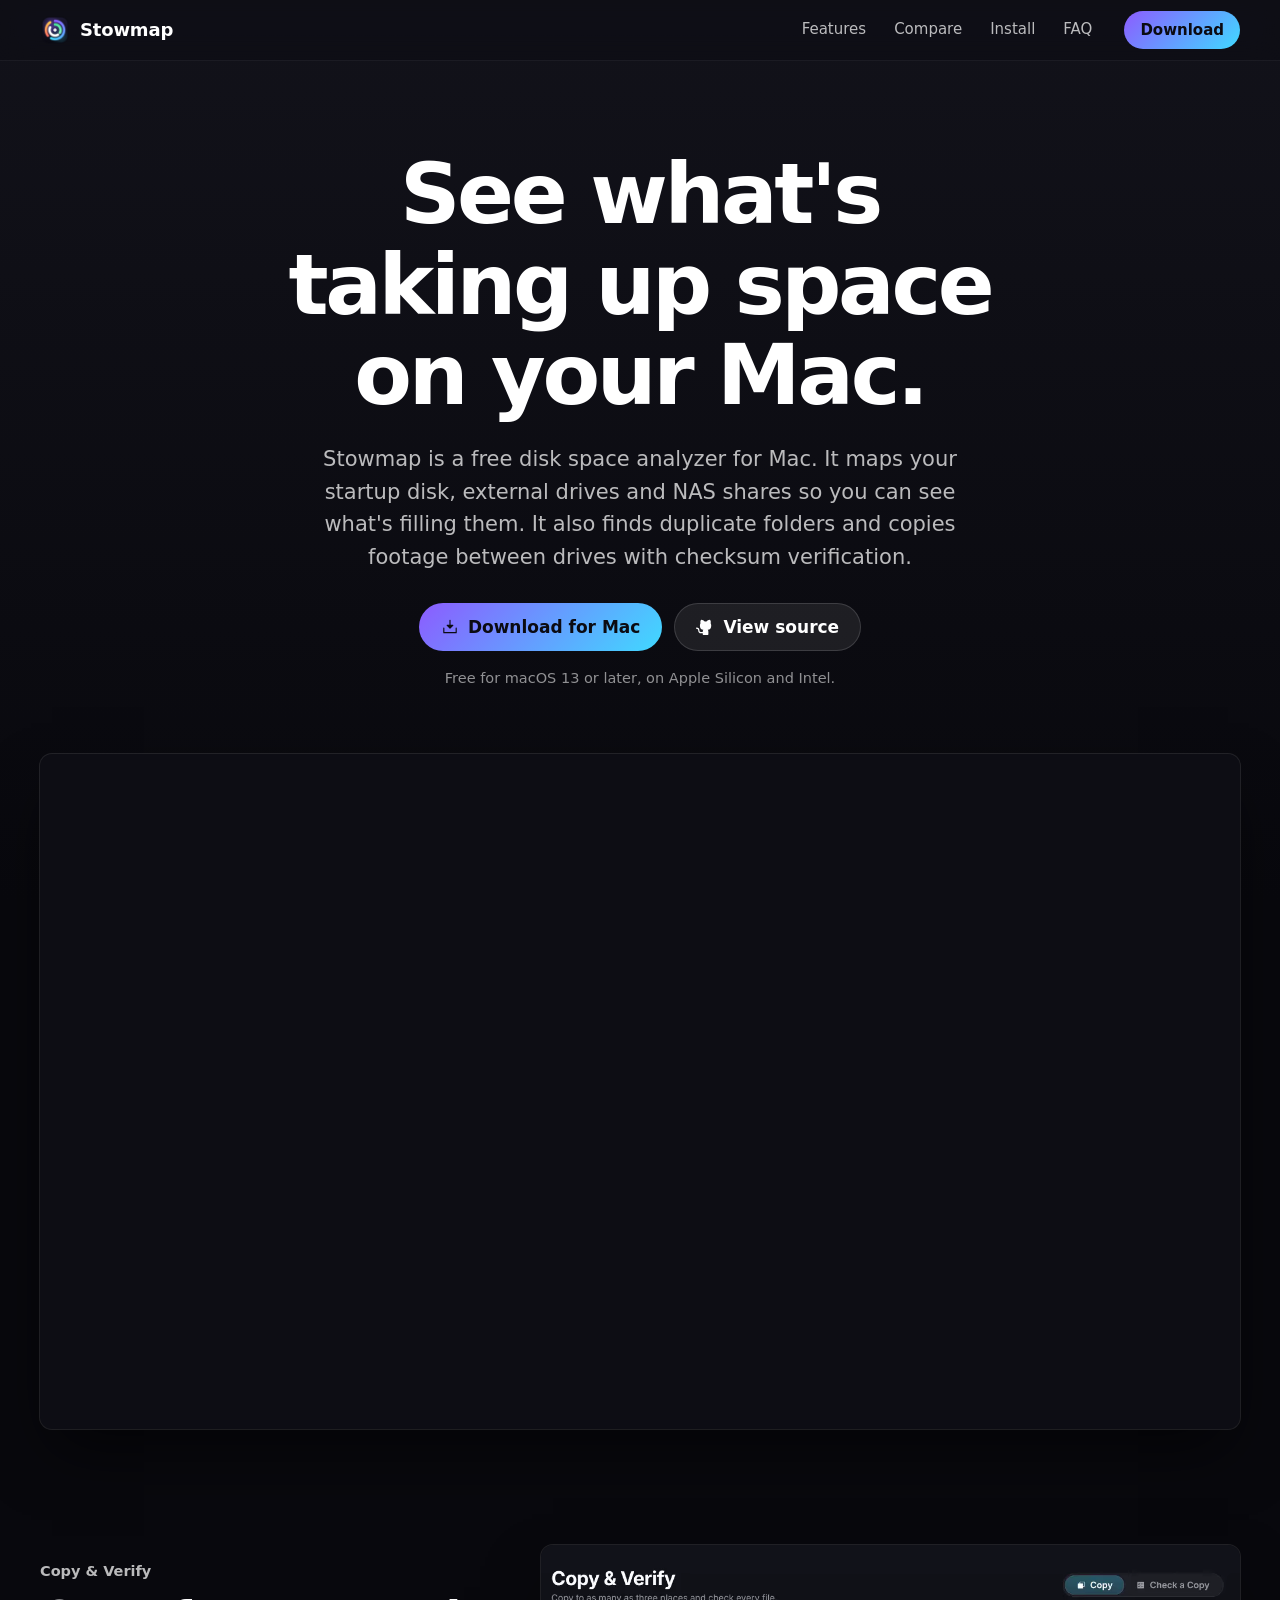
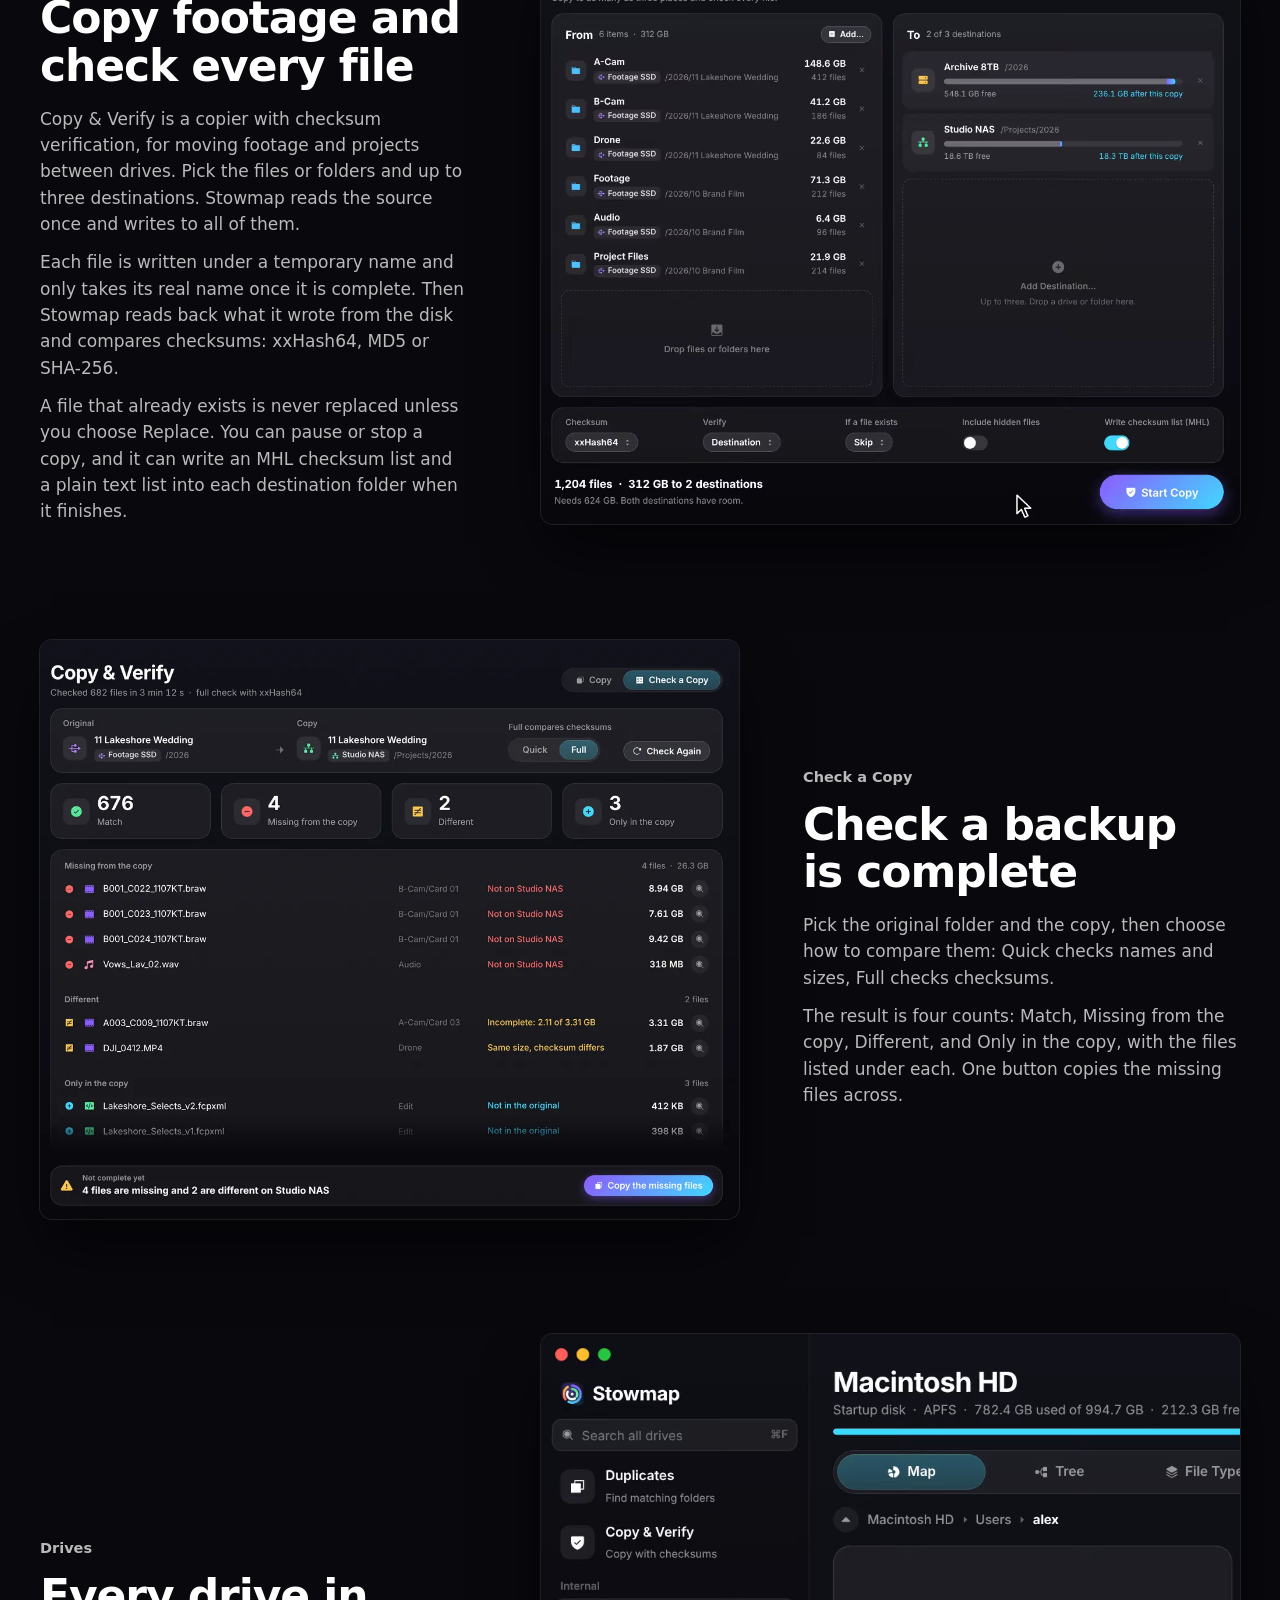
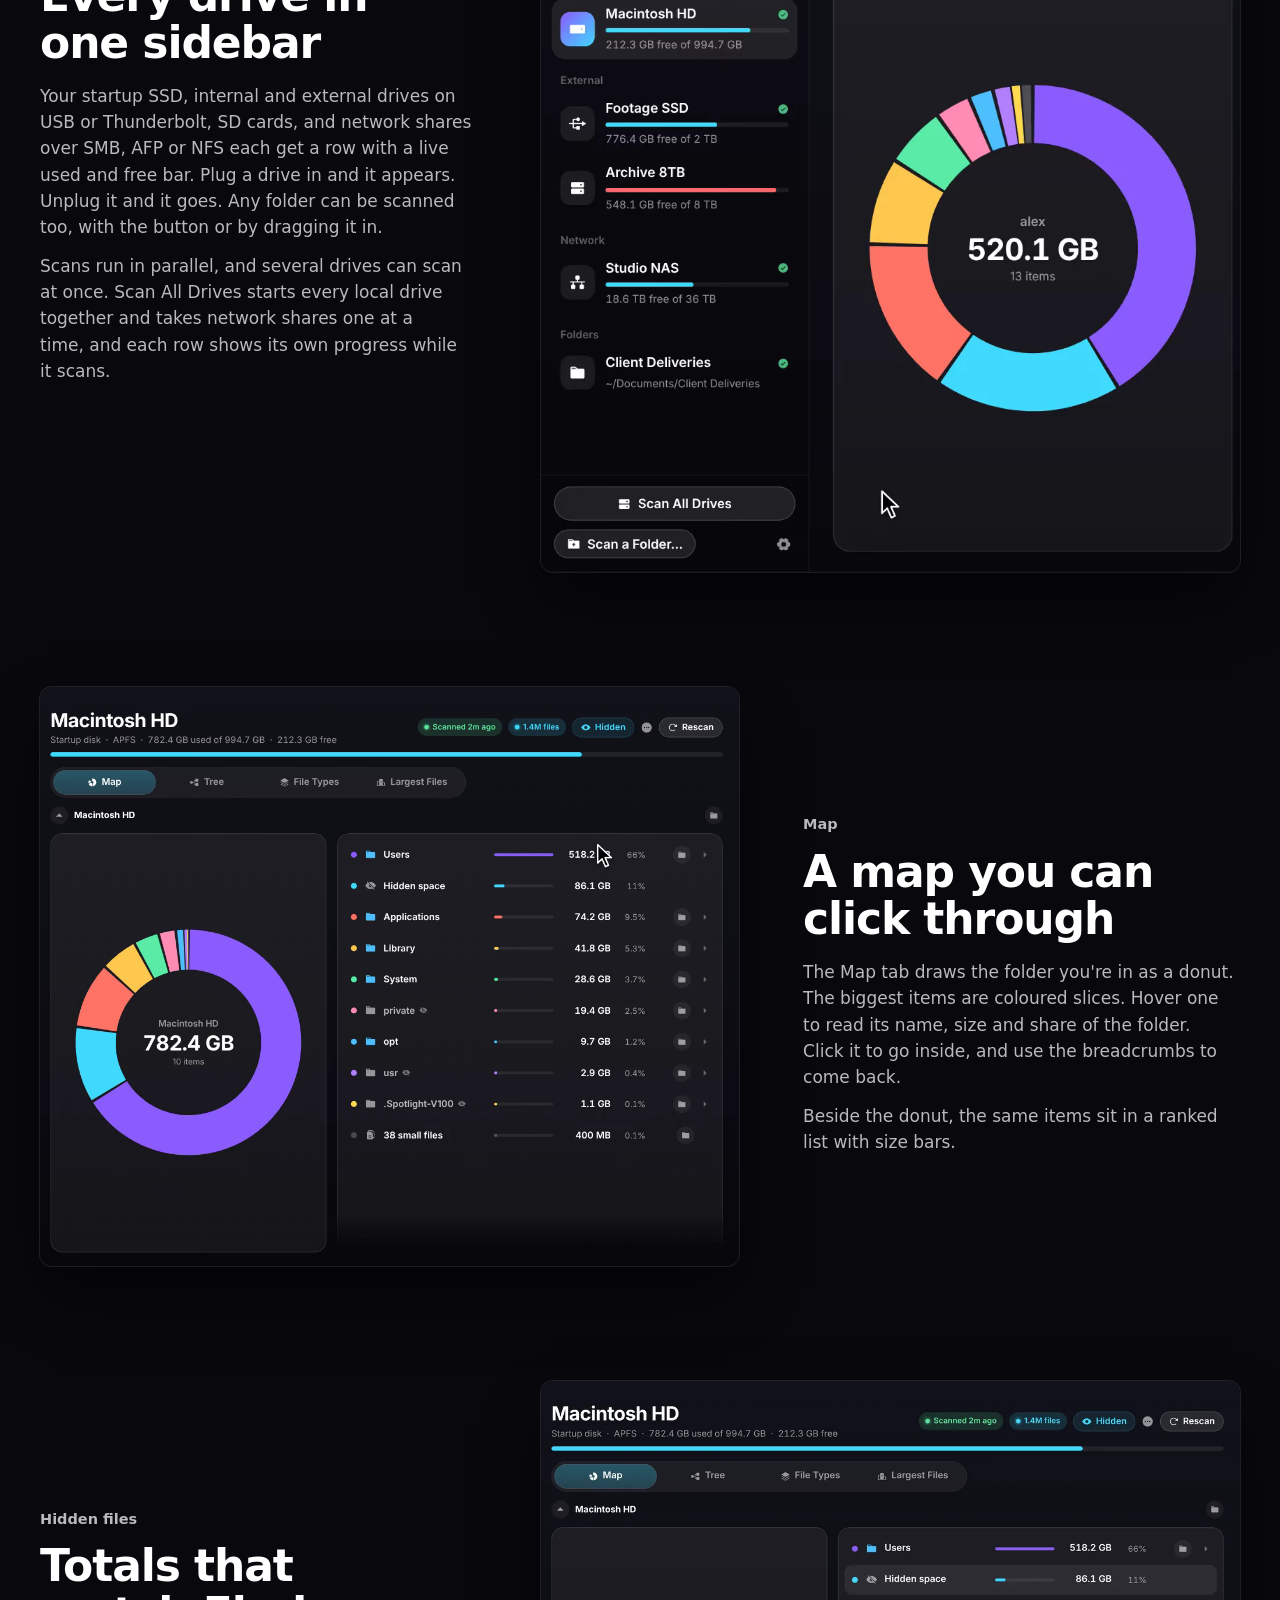
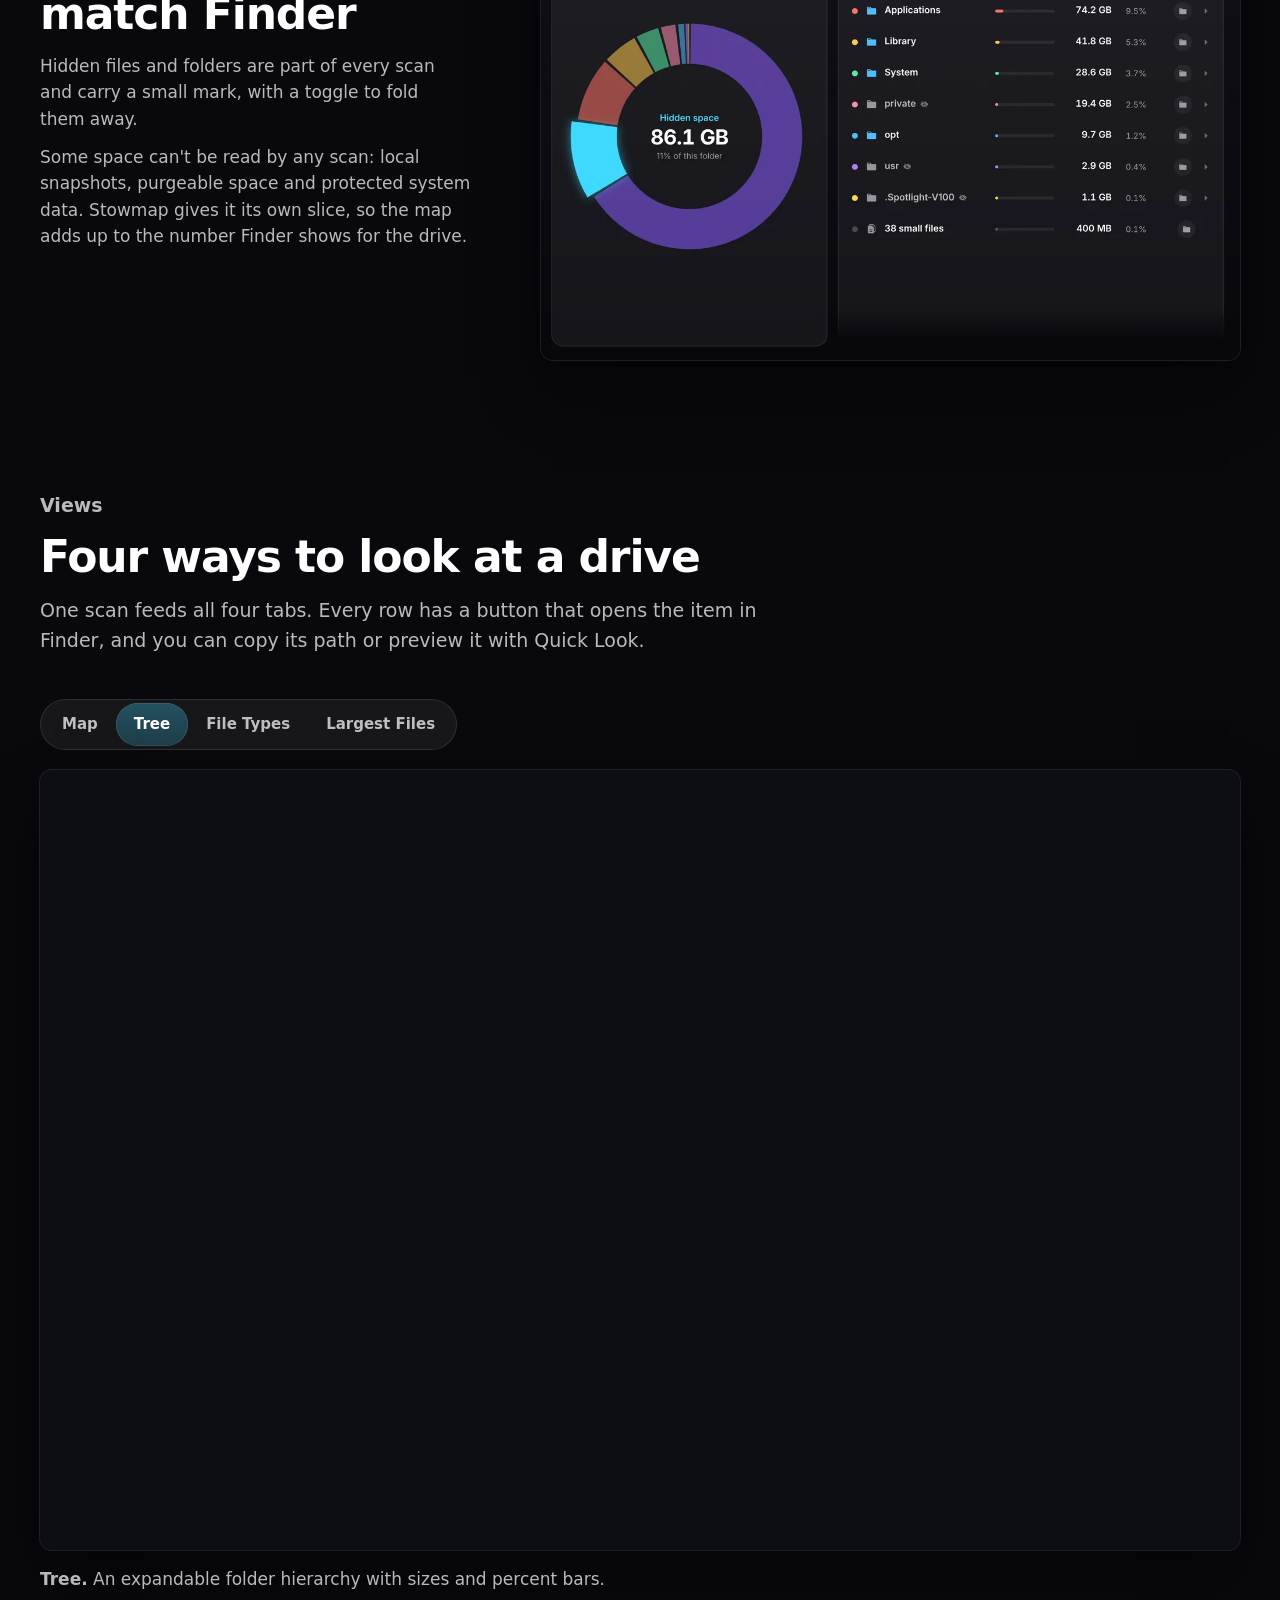
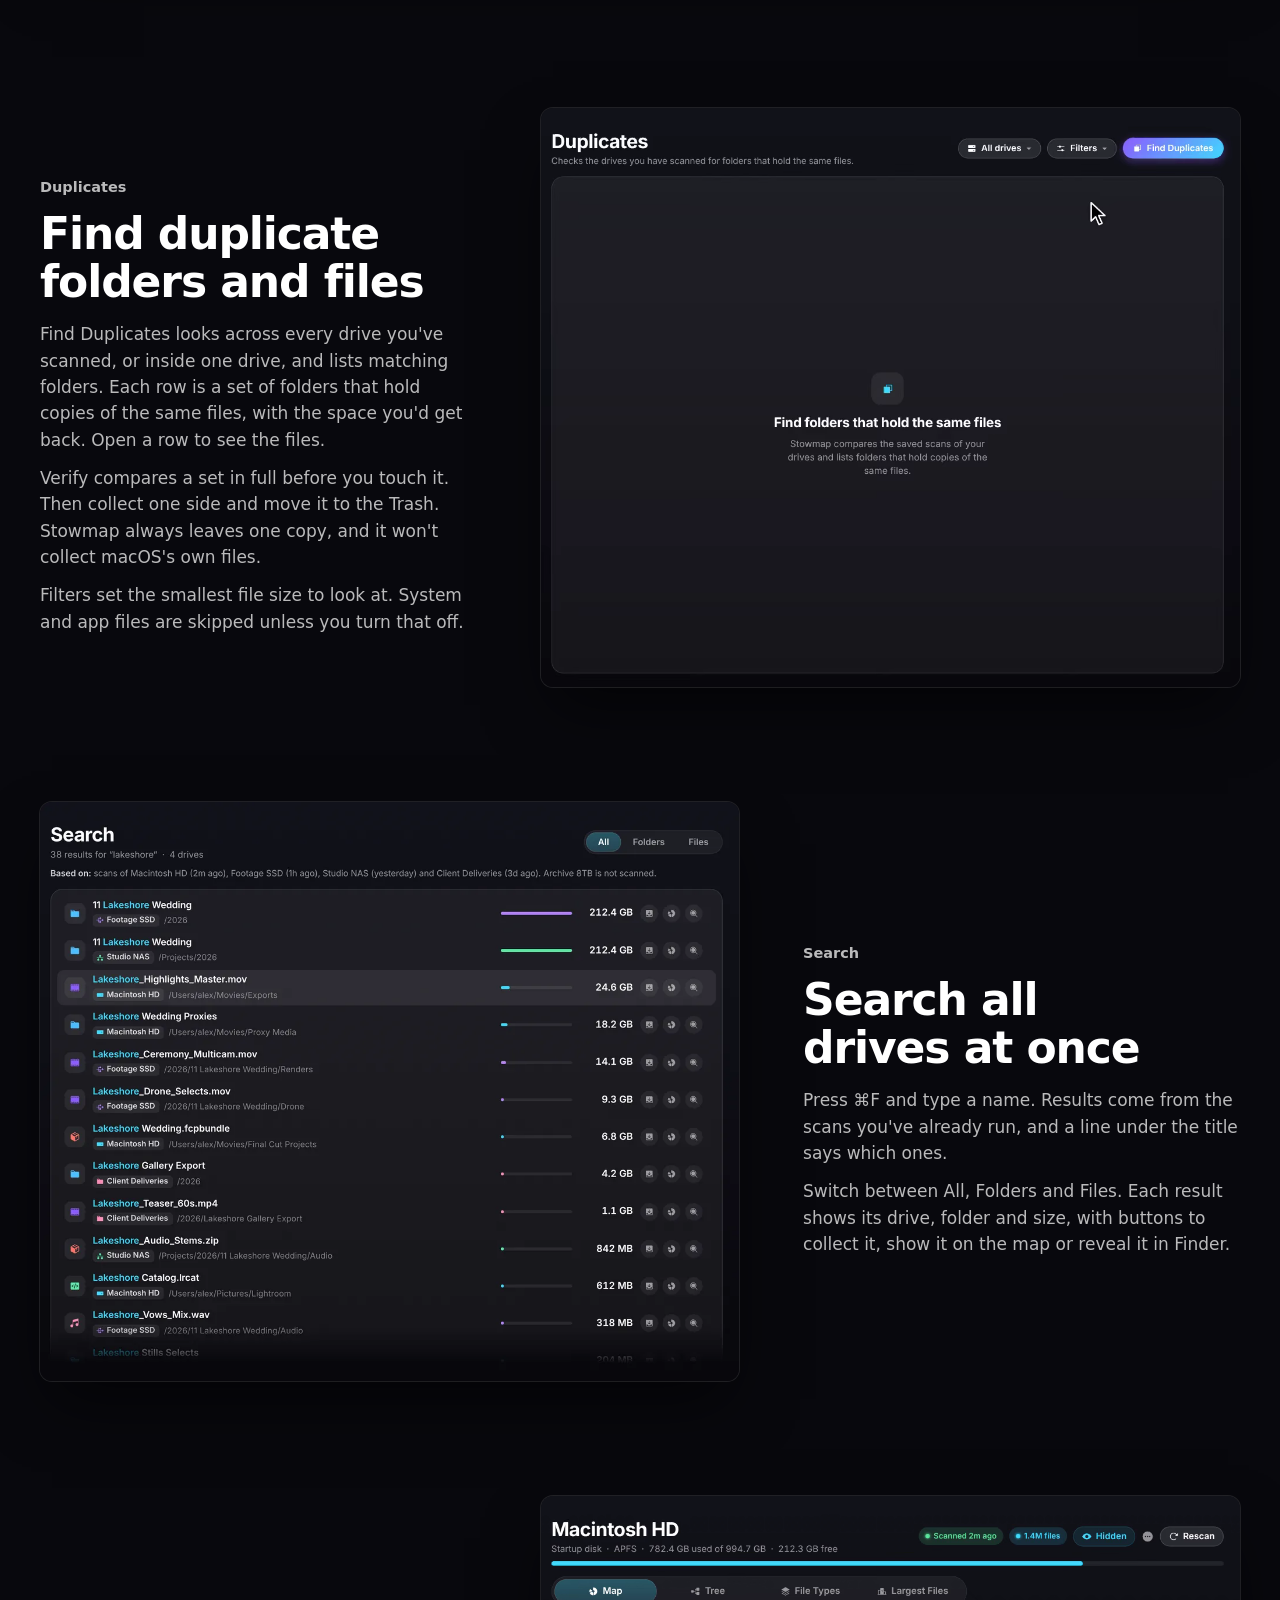
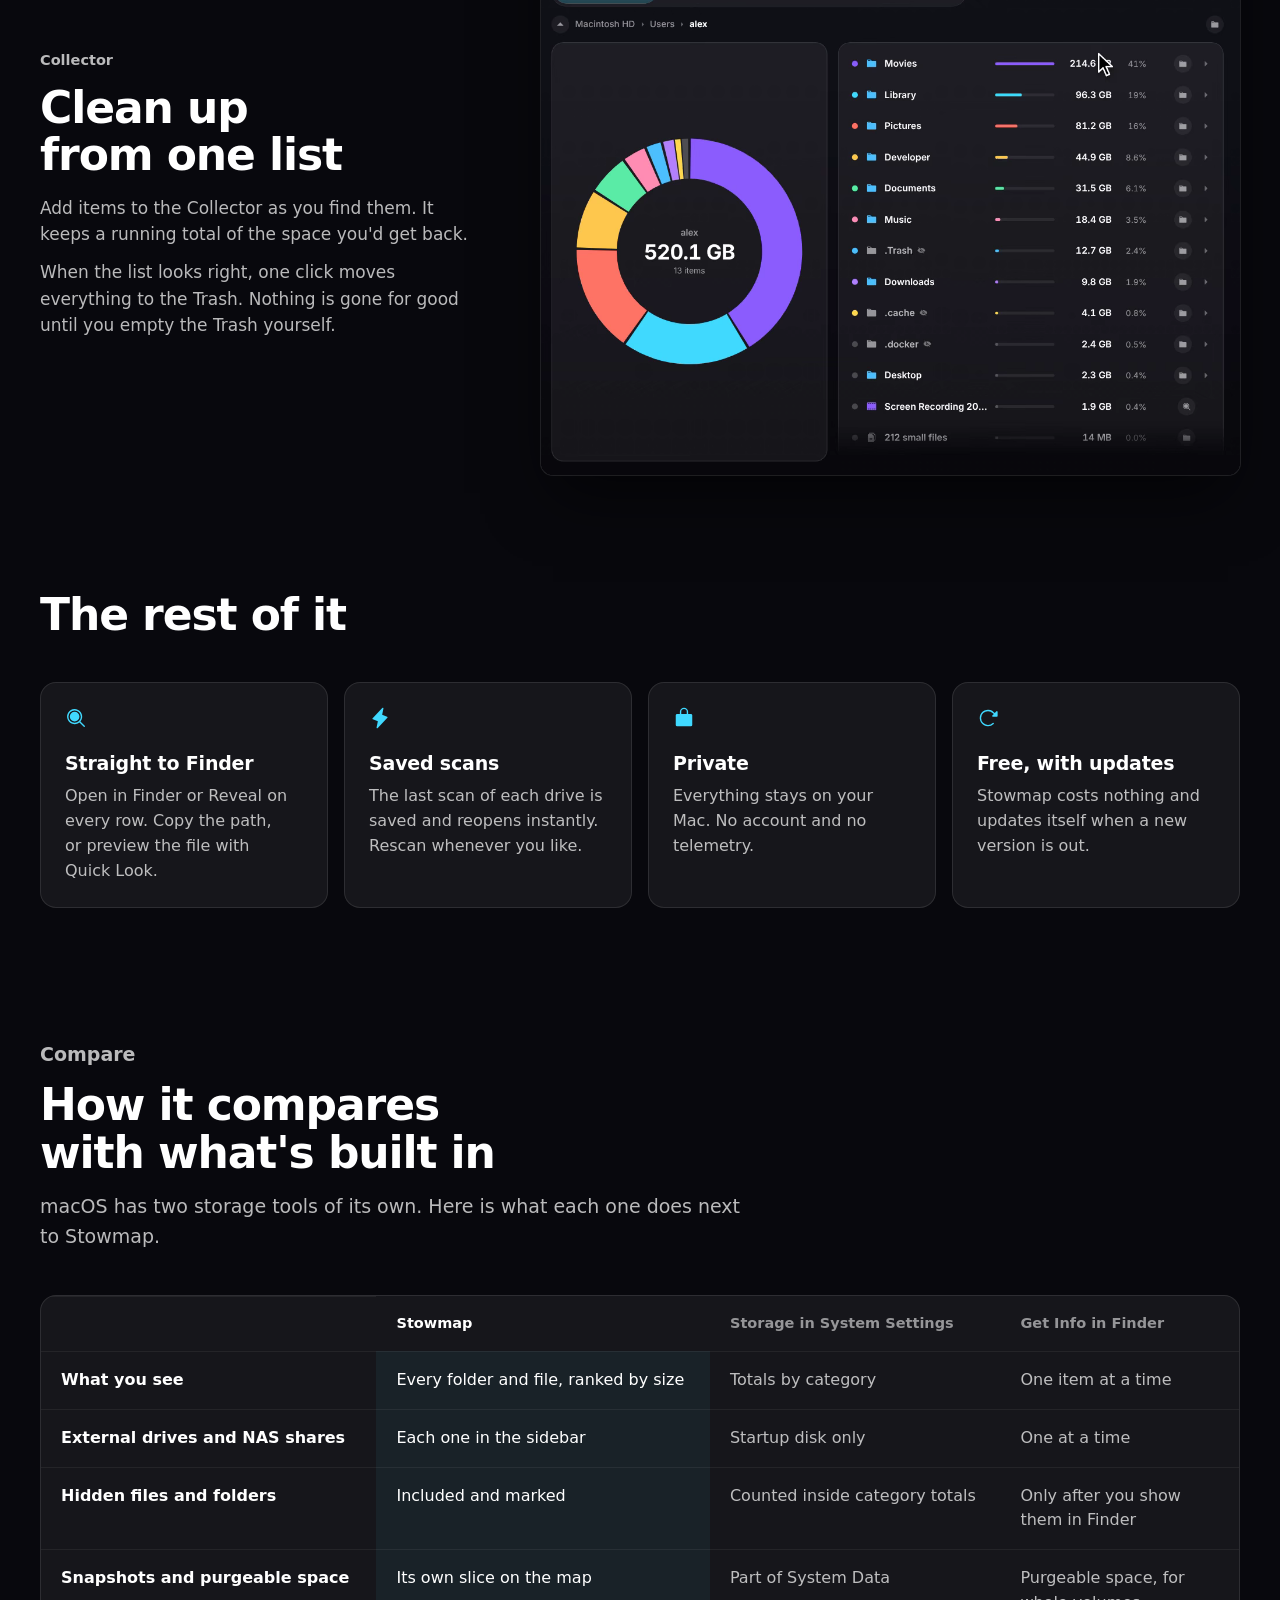
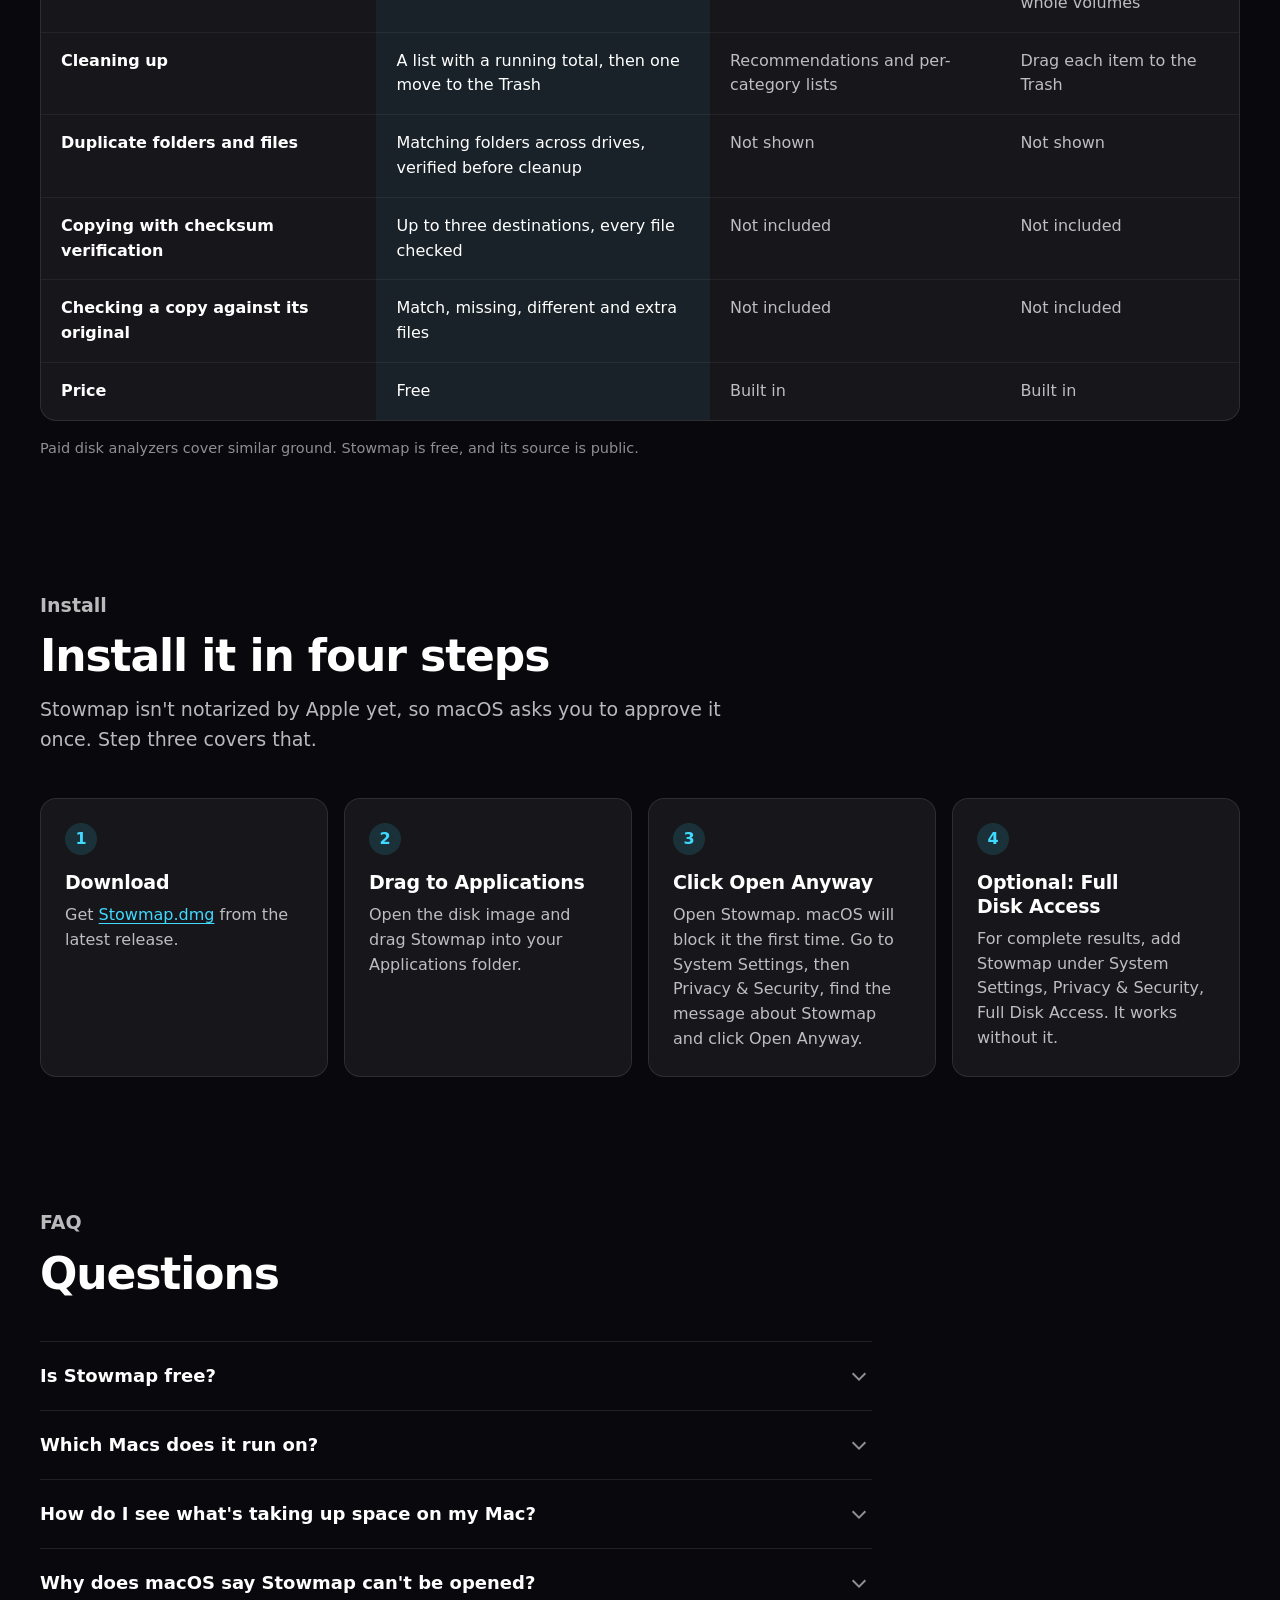
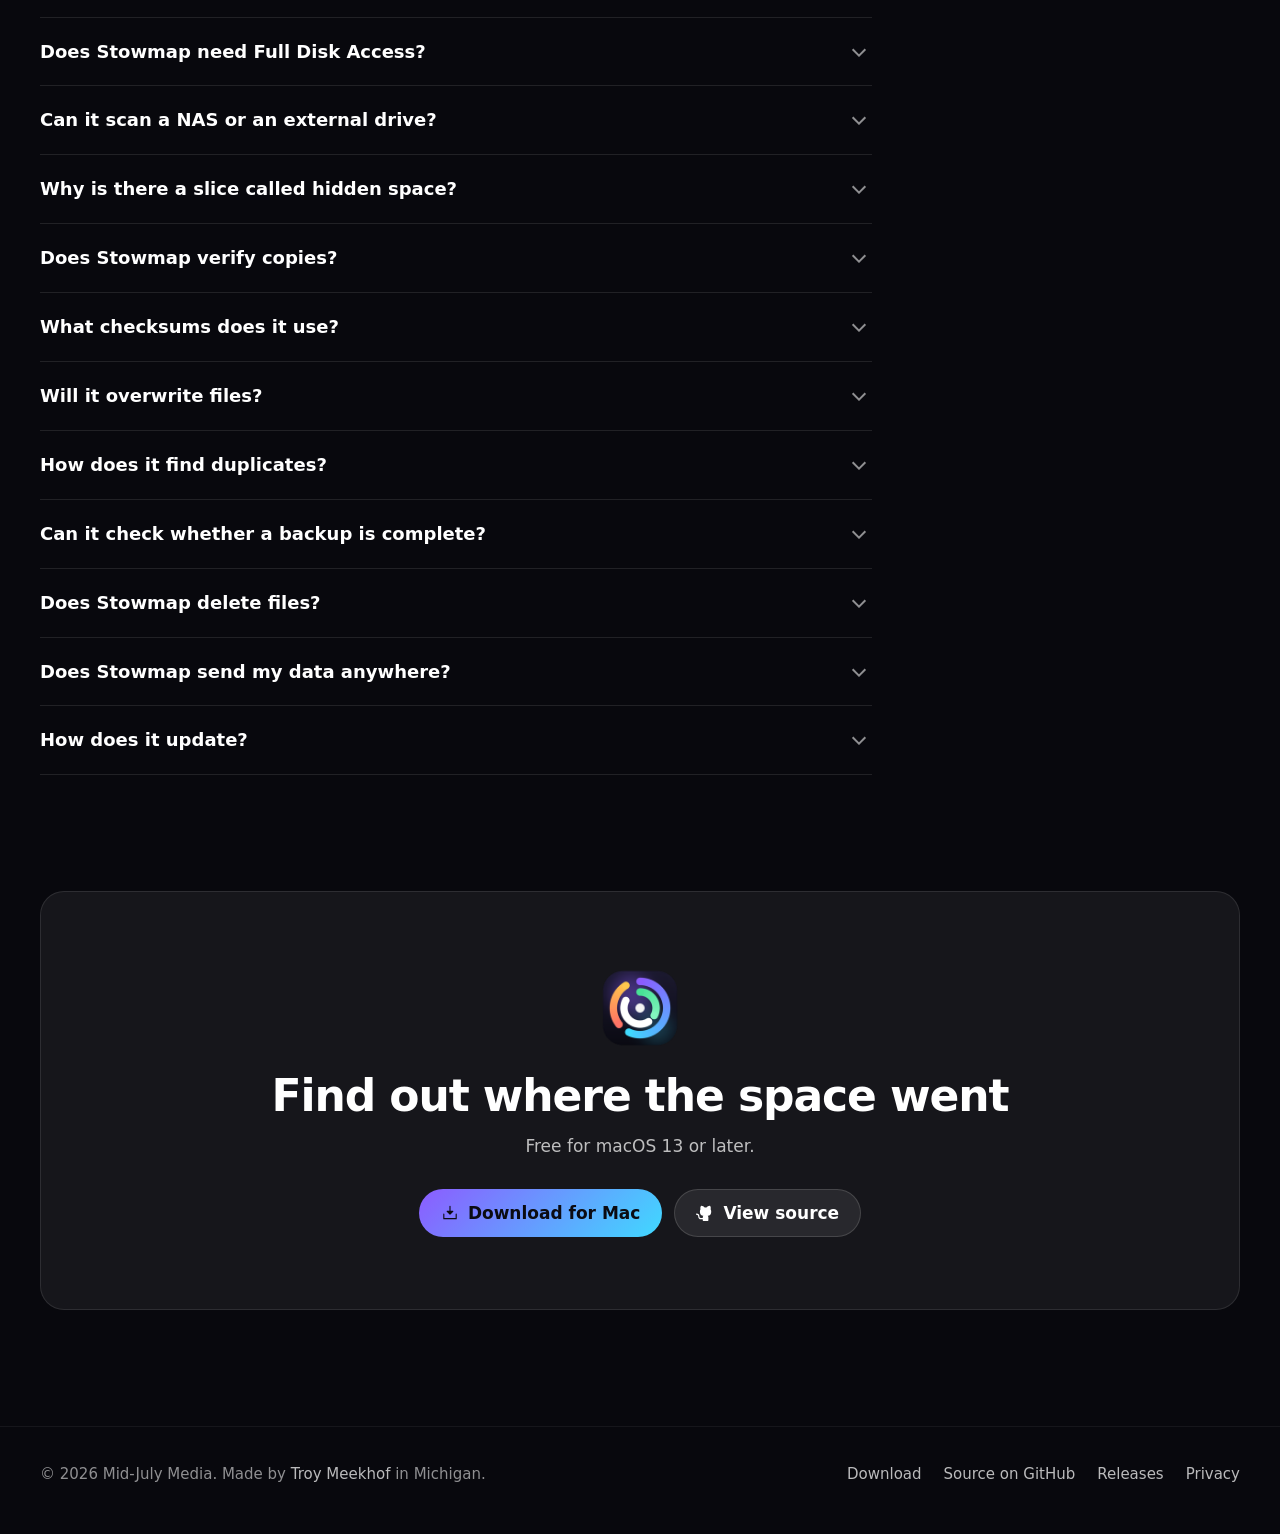
<file: index.html>
<!DOCTYPE html>
<html lang="en">
<head>
<meta charset="utf-8">
<meta name="viewport" content="width=device-width,initial-scale=1,viewport-fit=cover">
<title>Stowmap: Free Disk Space Analyzer for Mac</title>
<meta name="description" content="Stowmap is a free disk space analyzer for Mac that shows what&#x27;s taking up space on every drive. It also finds duplicate files and copies files with checksum verification.">
<link rel="canonical" href="https://troymeekhof.github.io/stowmap/">
<meta name="robots" content="index,follow,max-image-preview:large,max-video-preview:-1">
<meta name="author" content="Troy Meekhof">
<meta property="og:type" content="website">
<meta property="og:title" content="Stowmap: Free Disk Space Analyzer for Mac">
<meta property="og:description" content="Stowmap is a free disk space analyzer for Mac that shows what&#x27;s taking up space on every drive. It also finds duplicate files and copies files with checksum verification.">
<meta property="og:url" content="https://troymeekhof.github.io/stowmap/">
<meta property="og:image" content="https://troymeekhof.github.io/stowmap/assets/img/og.jpg">
<meta property="og:image:width" content="1200">
<meta property="og:image:height" content="630">
<meta property="og:image:alt" content="The Stowmap window on a dark background: a donut map of a home folder with the Library slice selected at 96.3 GB, next to the headline See what's taking up space on your Mac.">
<meta property="og:site_name" content="Stowmap">
<meta property="og:locale" content="en_US">
<meta name="twitter:card" content="summary_large_image">
<meta name="twitter:title" content="Stowmap: Free Disk Space Analyzer for Mac">
<meta name="twitter:description" content="Stowmap is a free disk space analyzer for Mac that shows what&#x27;s taking up space on every drive. It also finds duplicate files and copies files with checksum verification.">
<meta name="twitter:image" content="https://troymeekhof.github.io/stowmap/assets/img/og.jpg">
<meta name="color-scheme" content="dark">
<meta name="theme-color" content="#12121a">
<link rel="icon" href="favicon.ico" sizes="48x48">
<link rel="icon" type="image/png" sizes="32x32" href="assets/img/favicon-32.png">
<link rel="apple-touch-icon" href="assets/img/apple-touch-icon.png">
<link rel="manifest" href="site.webmanifest">
<link rel="sitemap" type="application/xml" href="sitemap.xml">
<link rel="preload" as="image" href="assets/video/stowmap-hero-poster.webp" type="image/webp" fetchpriority="high">
<link rel="stylesheet" href="assets/style.css">
<script src="assets/site.js" defer></script>
</head>
<body>
<a class="skip" href="#main">Skip to content</a>
<header class="top"><div class="wrap">
  <a class="brand" href="./" aria-current="page"><img src="assets/img/icon-64.png" width="30" height="30" alt="">Stowmap</a>
  <nav aria-label="Sections"><ul><li><a href="#features">Features</a></li><li><a href="#compare">Compare</a></li><li><a href="#install">Install</a></li><li><a href="#faq">FAQ</a></li></ul></nav>
  <a class="btn sm" href="https://github.com/troymeekhof/stowmap/releases/latest/download/Stowmap.dmg">Download</a>
</div></header>
<main id="main" tabindex="-1">

<section class="hero" aria-labelledby="hero-h"><div class="wrap">
  <h1 id="hero-h">See what's taking up space on your Mac.</h1>
  <p class="lede">Stowmap is a free disk space analyzer for Mac. It maps your startup disk, external drives and NAS shares so you can see what's filling them. It also finds duplicate folders and copies footage between drives with checksum verification.</p>
  <div class="actions"><a class="btn" href="https://github.com/troymeekhof/stowmap/releases/latest/download/Stowmap.dmg"><svg viewBox="0 0 256 256" aria-hidden="true"><path d="M224,144v64a8,8,0,0,1-8,8H40a8,8,0,0,1-8-8V144a8,8,0,0,1,16,0v56H208V144a8,8,0,0,1,16,0Zm-101.66,5.66a8,8,0,0,0,11.32,0l40-40A8,8,0,0,0,168,96H136V32a8,8,0,0,0-16,0V96H88a8,8,0,0,0-5.66,13.66Z"/></svg>Download for Mac</a><a class="btn ghost" href="https://github.com/troymeekhof/stowmap"><svg viewBox="0 0 256 256" aria-hidden="true"><path d="M216,104v8a56.06,56.06,0,0,1-48.44,55.47A39.8,39.8,0,0,1,176,192v40a8,8,0,0,1-8,8H104a8,8,0,0,1-8-8V216H72a40,40,0,0,1-40-40A24,24,0,0,0,8,152a8,8,0,0,1,0-16,40,40,0,0,1,40,40,24,24,0,0,0,24,24H96v-8a39.8,39.8,0,0,1,8.44-24.53A56.06,56.06,0,0,1,56,112v-8a58.14,58.14,0,0,1,7.69-28.32A59.78,59.78,0,0,1,69.07,28,8,8,0,0,1,76,24a59.75,59.75,0,0,1,48,24h24a59.75,59.75,0,0,1,48-24,8,8,0,0,1,6.93,4,59.74,59.74,0,0,1,5.37,47.68A58,58,0,0,1,216,104Z"/></svg>View source</a></div>
  <p class="meta">Free for macOS 13 or later, on Apple Silicon and Intel.</p>
  <figure class="window"><video data-loop autoplay muted loop playsinline preload="metadata" width="1920" height="1080" poster="assets/video/stowmap-hero-poster.webp" aria-label="Stowmap scans a startup disk, the map of the drive appears, two clicks go into the home folder, and three hidden folders are collected and moved to the Trash. Then Copy &amp; Verify copies six folders to two drives and reports all 1,204 files verified."><source src="assets/video/stowmap-hero.webm" type="video/webm"><source src="assets/video/stowmap-hero.mp4" type="video/mp4"></video></figure>
</div></section>

<section id="features" aria-labelledby="cv-h"><div class="wrap feature">
  <div class="copy"><p class="eyebrow">Copy &amp; Verify</p><h2 id="cv-h">Copy footage and check every file</h2>
  <p>Copy &amp; Verify is a copier with checksum verification, for moving footage and projects between drives. Pick the files or folders and up to three destinations. Stowmap reads the source once and writes to all of them.</p>
  <p>Each file is written under a temporary name and only takes its real name once it is complete. Then Stowmap reads back what it wrote from the disk and compares checksums: xxHash64, MD5 or SHA-256.</p>
  <p>A file that already exists is never replaced unless you choose Replace. You can pause or stop a copy, and it can write an MHL checksum list and a plain text list into each destination folder when it finishes.</p></div>
  <figure class="window crop" style="--pos:0%"><video data-loop muted loop playsinline preload="none" width="1200" height="994" poster="assets/video/stowmap-copy-poster.webp" aria-label="Six folders and two destinations are chosen in Copy &amp; Verify. Start Copy is clicked, a ring fills while a graph of copy speed draws, the phase changes to Verifying, and the result reads All 1,204 files verified."><source src="assets/video/stowmap-copy.webm" type="video/webm"><source src="assets/video/stowmap-copy.mp4" type="video/mp4"></video></figure>
</div></section>

<section aria-labelledby="cc-h"><div class="wrap feature flip">
  <div class="copy"><p class="eyebrow">Check a Copy</p><h2 id="cc-h">Check a backup is complete</h2>
  <p>Pick the original folder and the copy, then choose how to compare them: Quick checks names and sizes, Full checks checksums.</p>
  <p>The result is four counts: Match, Missing from the copy, Different, and Only in the copy, with the files listed under each. One button copies the missing files across.</p></div>
  <figure class="window crop" style="--pos:0%"><img src="assets/img/check-copy-1200.webp" srcset="assets/img/check-copy-1200.webp 1200w, assets/img/check-copy-1884.webp 1884w" sizes="(max-width:900px) 92vw, 720px" width="1200" height="994" loading="lazy" decoding="async" alt="Check a Copy comparing the folder 11 Lakeshore Wedding on Footage SSD with its copy on Studio NAS: 676 files match, 4 are missing from the copy, 2 are different and 3 are only in the copy."></figure>
</div></section>

<section aria-labelledby="f1-h"><div class="wrap feature">
  <div class="copy"><p class="eyebrow">Drives</p><h2 id="f1-h">Every drive in one sidebar</h2>
  <p>Your startup SSD, internal and external drives on USB or Thunderbolt, SD cards, and network shares over SMB, AFP or NFS each get a row with a live used and free bar. Plug a drive in and it appears. Unplug it and it goes. Any folder can be scanned too, with the button or by dragging it in.</p>
  <p>Scans run in parallel, and several drives can scan at once. Scan All Drives starts every local drive together and takes network shares one at a time, and each row shows its own progress while it scans.</p></div>
  <figure class="window"><video data-loop muted loop playsinline preload="none" width="1000" height="1198" poster="assets/video/stowmap-scan-poster.webp" aria-label="A never-scanned external drive is picked in the Stowmap sidebar and scanned. A progress ring fills, then the map of the drive appears."><source src="assets/video/stowmap-scan.webm" type="video/webm"><source src="assets/video/stowmap-scan.mp4" type="video/mp4"></video></figure>
</div></section>

<section aria-labelledby="f2-h"><div class="wrap feature flip">
  <div class="copy"><p class="eyebrow">Map</p><h2 id="f2-h">A map you can click through</h2>
  <p>The Map tab draws the folder you're in as a donut. The biggest items are coloured slices. Hover one to read its name, size and share of the folder. Click it to go inside, and use the breadcrumbs to come back.</p>
  <p>Beside the donut, the same items sit in a ranked list with size bars.</p></div>
  <figure class="window crop" style="--pos:0%"><video data-loop muted loop playsinline preload="none" width="1200" height="994" poster="assets/video/stowmap-drill-poster.webp" aria-label="The pointer hovers the Users slice, clicks into Users and then the alex folder, reads two slices, and returns with the breadcrumb."><source src="assets/video/stowmap-drill.webm" type="video/webm"><source src="assets/video/stowmap-drill.mp4" type="video/mp4"></video></figure>
</div></section>

<section aria-labelledby="f3-h"><div class="wrap feature">
  <div class="copy"><p class="eyebrow">Hidden files</p><h2 id="f3-h">Totals that match Finder</h2>
  <p>Hidden files and folders are part of every scan and carry a small mark, with a toggle to fold them away.</p>
  <p>Some space can't be read by any scan: local snapshots, purgeable space and protected system data. Stowmap gives it its own slice, so the map adds up to the number Finder shows for the drive.</p></div>
  <figure class="window crop" style="--pos:0%"><img src="assets/img/hidden-space-1200.webp" srcset="assets/img/hidden-space-1200.webp 1200w, assets/img/hidden-space-2400.webp 2400w" sizes="(max-width:900px) 92vw, 720px" width="1200" height="994" loading="lazy" decoding="async" alt="The map of Macintosh HD with the Hidden space slice selected: 86.1 GB, 11% of the drive. The list beside it marks hidden folders such as private and usr with an eye icon."></figure>
</div></section>

<section aria-labelledby="f4-h"><div class="wrap">
  <div class="sec-head"><p class="eyebrow">Views</p><h2 id="f4-h">Four ways to look at a drive</h2>
  <p>One scan feeds all four tabs. Every row has a button that opens the item in Finder, and you can copy its path or preview it with Quick Look.</p></div>
  <fieldset class="views"><legend class="vh">Choose a view</legend>
    <input type="radio" name="view" id="v-map"><input type="radio" name="view" id="v-tree" checked><input type="radio" name="view" id="v-types"><input type="radio" name="view" id="v-largest">
    <div class="vtabs"><label for="v-map">Map</label><label for="v-tree">Tree</label><label for="v-types">File Types</label><label for="v-largest">Largest Files</label></div>
    <div class="vpanels">
    <figure class="vp vp-map"><div class="window"><picture><source media="(max-width:640px)" srcset="assets/img/view-map-crop-880.webp" width="880" height="1100"><img src="assets/img/view-map-1400.webp" srcset="assets/img/view-map-1400.webp 1400w, assets/img/view-map-2400.webp 2400w" sizes="(max-width:1280px) 92vw, 1200px" width="2400" height="1560" loading="lazy" decoding="async" alt="The Map tab in Stowmap: a donut of the alex home folder next to a ranked list of folders, with the Collector bar holding three items along the bottom."></picture></div><figcaption><strong>Map.</strong> The current folder as a donut, with a ranked list beside it.</figcaption></figure>
    <figure class="vp vp-tree"><div class="window"><picture><source media="(max-width:640px)" srcset="assets/img/view-tree-crop-880.webp" width="880" height="1100"><img src="assets/img/view-tree-1400.webp" srcset="assets/img/view-tree-1400.webp 1400w, assets/img/view-tree-2400.webp 2400w" sizes="(max-width:1280px) 92vw, 1200px" width="2400" height="1560" loading="lazy" decoding="async" alt="The Tree tab in Stowmap: an expandable outline of Users, alex and Movies with a size and percent bar on every row."></picture></div><figcaption><strong>Tree.</strong> An expandable folder hierarchy with sizes and percent bars.</figcaption></figure>
    <figure class="vp vp-types"><div class="window"><picture><source media="(max-width:640px)" srcset="assets/img/view-types-crop-880.webp" width="880" height="1100"><img src="assets/img/view-types-1400.webp" srcset="assets/img/view-types-1400.webp 1400w, assets/img/view-types-2400.webp 2400w" sizes="(max-width:1280px) 92vw, 1200px" width="2400" height="1560" loading="lazy" decoding="async" alt="The File Types tab in Stowmap: a donut of categories such as Video, Images and Code and Data, next to a list of extensions with file counts and sizes."></picture></div><figcaption><strong>File Types.</strong> Space by category (Video, Images, Audio, Documents, Code &amp; Data, Archives, Apps, System) and by extension, with file counts.</figcaption></figure>
    <figure class="vp vp-largest"><div class="window"><picture><source media="(max-width:640px)" srcset="assets/img/view-largest-crop-880.webp" width="880" height="1100"><img src="assets/img/view-largest-1400.webp" srcset="assets/img/view-largest-1400.webp 1400w, assets/img/view-largest-2400.webp 2400w" sizes="(max-width:1280px) 92vw, 1200px" width="2400" height="1560" loading="lazy" decoding="async" alt="The Largest Files tab in Stowmap: a numbered list of the biggest files on the drive with their folders and sizes."></picture></div><figcaption><strong>Largest Files.</strong> The 250 biggest files on the drive.</figcaption></figure>
    </div>
  </fieldset>
</div></section>

<section aria-labelledby="dup-h"><div class="wrap feature">
  <div class="copy"><p class="eyebrow">Duplicates</p><h2 id="dup-h">Find duplicate folders and files</h2>
  <p>Find Duplicates looks across every drive you've scanned, or inside one drive, and lists matching folders. Each row is a set of folders that hold copies of the same files, with the space you'd get back. Open a row to see the files.</p>
  <p>Verify compares a set in full before you touch it. Then collect one side and move it to the Trash. Stowmap always leaves one copy, and it won't collect macOS's own files.</p>
  <p>Filters set the smallest file size to look at. System and app files are skipped unless you turn that off.</p></div>
  <figure class="window crop" style="--pos:0%"><video data-loop muted loop playsinline preload="none" width="1200" height="994" poster="assets/video/stowmap-duplicates-poster.webp" aria-label="Find Duplicates is clicked and a list of matching folders appears. The first set is verified with a progress bar and marked Verified identical, then its copy on Footage SSD is added to the Collector."><source src="assets/video/stowmap-duplicates.webm" type="video/webm"><source src="assets/video/stowmap-duplicates.mp4" type="video/mp4"></video></figure>
</div></section>

<section aria-labelledby="srch-h"><div class="wrap feature flip">
  <div class="copy"><p class="eyebrow">Search</p><h2 id="srch-h">Search all drives at once</h2>
  <p>Press ⌘F and type a name. Results come from the scans you've already run, and a line under the title says which ones.</p>
  <p>Switch between All, Folders and Files. Each result shows its drive, folder and size, with buttons to collect it, show it on the map or reveal it in Finder.</p></div>
  <figure class="window crop" style="--pos:0%"><img src="assets/img/search-1200.webp" srcset="assets/img/search-1200.webp 1200w, assets/img/search-1884.webp 1884w" sizes="(max-width:900px) 92vw, 720px" width="1200" height="994" loading="lazy" decoding="async" alt="Search results for lakeshore across four drives in Stowmap: folders and files from Footage SSD, Studio NAS, Macintosh HD and Client Deliveries, each with its drive, path and size."></figure>
</div></section>

<section aria-labelledby="f5-h"><div class="wrap feature">
  <div class="copy"><p class="eyebrow">Collector</p><h2 id="f5-h">Clean up from one list</h2>
  <p>Add items to the Collector as you find them. It keeps a running total of the space you'd get back.</p>
  <p>When the list looks right, one click moves everything to the Trash. Nothing is gone for good until you empty the Trash yourself.</p></div>
  <figure class="window crop" style="--pos:100%"><video data-loop muted loop playsinline preload="none" width="1200" height="994" poster="assets/video/stowmap-collect-poster.webp" aria-label="Three hidden folders are added to the Collector, the total reaches 19.2 GB, and Move to Trash clears them from the list."><source src="assets/video/stowmap-collect.webm" type="video/webm"><source src="assets/video/stowmap-collect.mp4" type="video/mp4"></video></figure>
</div></section>

<section aria-labelledby="f6-h"><div class="wrap">
  <div class="sec-head"><h2 id="f6-h">The rest of it</h2></div>
  <div class="cards">
    <div class="card"><svg viewBox="0 0 256 256" aria-hidden="true"><path d="M168,112a56,56,0,1,1-56-56A56,56,0,0,1,168,112Zm61.66,117.66a8,8,0,0,1-11.32,0l-50.06-50.07a88,88,0,1,1,11.32-11.31l50.06,50.06A8,8,0,0,1,229.66,229.66ZM112,184a72,72,0,1,0-72-72A72.08,72.08,0,0,0,112,184Z"/></svg><h3>Straight to Finder</h3><p>Open in Finder or Reveal on every row. Copy the path, or preview the file with Quick Look.</p></div>
    <div class="card"><svg viewBox="0 0 256 256" aria-hidden="true"><path d="M213.85,125.46l-112,120a8,8,0,0,1-13.69-7l14.66-73.33L45.19,143.49a8,8,0,0,1-3-13l112-120a8,8,0,0,1,13.69,7L153.18,90.9l57.63,21.61a8,8,0,0,1,3,12.95Z"/></svg><h3>Saved scans</h3><p>The last scan of each drive is saved and reopens instantly. Rescan whenever you like.</p></div>
    <div class="card"><svg viewBox="0 0 256 256" aria-hidden="true"><path d="M208,80H176V56a48,48,0,0,0-96,0V80H48A16,16,0,0,0,32,96V208a16,16,0,0,0,16,16H208a16,16,0,0,0,16-16V96A16,16,0,0,0,208,80ZM96,56a32,32,0,0,1,64,0V80H96Z"/></svg><h3>Private</h3><p>Everything stays on your Mac. No account and no telemetry.</p></div>
    <div class="card"><svg viewBox="0 0 256 256" aria-hidden="true"><path d="M240,56v48a8,8,0,0,1-8,8H184a8,8,0,0,1-5.66-13.66l17-17-10.55-9.65-.25-.24a80,80,0,1,0-1.67,114.78,8,8,0,1,1,11,11.63A95.44,95.44,0,0,1,128,224h-1.32A96,96,0,1,1,195.75,60l10.93,10L226.34,50.3A8,8,0,0,1,240,56Z"/></svg><h3>Free, with updates</h3><p>Stowmap costs nothing and updates itself when a new version is out.</p></div>
  </div>
</div></section>

<section id="compare" aria-labelledby="cmp-h"><div class="wrap">
  <div class="sec-head"><p class="eyebrow">Compare</p><h2 id="cmp-h">How it compares with what's built in</h2>
  <p>macOS has two storage tools of its own. Here is what each one does next to Stowmap.</p></div>
  <div class="tablewrap" tabindex="0" role="region" aria-labelledby="cmp-h"><table>
    <thead><tr><td></td><th scope="col" class="us">Stowmap</th><th scope="col">Storage in System Settings</th><th scope="col">Get Info in Finder</th></tr></thead>
    <tbody>
    <tr><th scope="row">What you see</th><td class="us">Every folder and file, ranked by size</td><td>Totals by category</td><td>One item at a time</td></tr>
    <tr><th scope="row">External drives and NAS shares</th><td class="us">Each one in the sidebar</td><td>Startup disk only</td><td>One at a time</td></tr>
    <tr><th scope="row">Hidden files and folders</th><td class="us">Included and marked</td><td>Counted inside category totals</td><td>Only after you show them in Finder</td></tr>
    <tr><th scope="row">Snapshots and purgeable space</th><td class="us">Its own slice on the map</td><td>Part of System Data</td><td>Purgeable space, for whole volumes</td></tr>
    <tr><th scope="row">Cleaning up</th><td class="us">A list with a running total, then one move to the Trash</td><td>Recommendations and per-category lists</td><td>Drag each item to the Trash</td></tr>
    <tr><th scope="row">Duplicate folders and files</th><td class="us">Matching folders across drives, verified before cleanup</td><td>Not shown</td><td>Not shown</td></tr>
    <tr><th scope="row">Copying with checksum verification</th><td class="us">Up to three destinations, every file checked</td><td>Not included</td><td>Not included</td></tr>
    <tr><th scope="row">Checking a copy against its original</th><td class="us">Match, missing, different and extra files</td><td>Not included</td><td>Not included</td></tr>
    <tr><th scope="row">Price</th><td class="us">Free</td><td>Built in</td><td>Built in</td></tr>
    </tbody>
  </table></div>
  <p class="note">Paid disk analyzers cover similar ground. Stowmap is free, and its source is public.</p>
</div></section>

<section id="install" aria-labelledby="ins-h"><div class="wrap">
  <div class="sec-head"><p class="eyebrow">Install</p><h2 id="ins-h">Install it in four steps</h2>
  <p>Stowmap isn't notarized by Apple yet, so macOS asks you to approve it once. Step three covers that.</p></div>
  <ol class="steps">
    <li><h3>Download</h3><p>Get <a href="https://github.com/troymeekhof/stowmap/releases/latest/download/Stowmap.dmg">Stowmap.dmg</a> from the latest release.</p></li>
    <li><h3>Drag to Applications</h3><p>Open the disk image and drag Stowmap into your Applications folder.</p></li>
    <li><h3>Click Open Anyway</h3><p>Open Stowmap. macOS will block it the first time. Go to System Settings, then Privacy &amp; Security, find the message about Stowmap and click Open Anyway.</p></li>
    <li><h3>Optional: Full Disk Access</h3><p>For complete results, add Stowmap under System Settings, Privacy &amp; Security, Full Disk Access. It works without it.</p></li>
  </ol>
</div></section>

<section id="faq" aria-labelledby="faq-h"><div class="wrap">
  <div class="sec-head"><p class="eyebrow">FAQ</p><h2 id="faq-h">Questions</h2></div>
  <div class="faq">
<details><summary>Is Stowmap free?</summary><p>Yes. Stowmap is free to download and use, with no account. The source code is on GitHub.</p></details>
<details><summary>Which Macs does it run on?</summary><p>Any Mac on macOS 13 or later, Apple Silicon or Intel.</p></details>
<details><summary>How do I see what's taking up space on my Mac?</summary><p>Open Stowmap, pick your startup disk in the sidebar and click Scan. When the scan finishes, the Map tab shows the biggest folders as slices. Click a slice to go inside it, and keep going until you find the files you forgot about.</p></details>
<details><summary>Why does macOS say Stowmap can't be opened?</summary><p>Stowmap isn't notarized by Apple yet, so macOS blocks it the first time. Open System Settings, go to Privacy &amp; Security, find the message about Stowmap and click Open Anyway. You only need to do this once.</p></details>
<details><summary>Does Stowmap need Full Disk Access?</summary><p>No, it's optional. Without it, macOS keeps a few protected folders out of reach and Stowmap reports that space as hidden space. With it, the results are complete. You can turn it on in System Settings under Privacy &amp; Security, then Full Disk Access.</p></details>
<details><summary>Can it scan a NAS or an external drive?</summary><p>Yes. External drives on USB or Thunderbolt, SD cards, and network shares over SMB, AFP or NFS all appear in the sidebar once they are mounted. Each one can be scanned, and several can scan at the same time.</p></details>
<details><summary>Why is there a slice called hidden space?</summary><p>Some space can't be read by any scan: local snapshots, purgeable space and protected system data. Stowmap shows it as its own slice so the total matches what Finder reports for the drive.</p></details>
<details><summary>Does Stowmap verify copies?</summary><p>Yes. Copy &amp; Verify can copy and verify files on Mac. After writing, it reads each file back from the destination disk and compares its checksum with the source. You can also verify the source and the destination, or turn verification off.</p></details>
<details><summary>What checksums does it use?</summary><p>xxHash64, MD5 or SHA-256. You choose one before the copy starts. Stowmap can also write an MHL checksum list (xxHash64 or MD5) and a plain text list.</p></details>
<details><summary>Will it overwrite files?</summary><p>Not unless you choose Replace. When a file already exists you can skip it, replace it or keep both. Each file is written under a temporary name and only takes its real name once it is complete.</p></details>
<details><summary>How does it find duplicates?</summary><p>Find Duplicates compares the files on the drives you've scanned and lists matching folders: sets of folders that hold copies of the same files. A set marked Samples match has not been read in full. Click Verify to compare every file, and it is marked Verified identical. Stowmap always leaves one copy.</p></details>
<details><summary>Can it check whether a backup is complete?</summary><p>Yes. Check a Copy compares an original folder with its copy. Quick compares names and sizes, and Full compares checksums. It lists what matches, what is missing from the copy, what is different and what is only in the copy, and one button copies the missing files.</p></details>
<details><summary>Does Stowmap delete files?</summary><p>Stowmap moves the items you collect to the Trash. They stay there, recoverable, until you empty the Trash yourself.</p></details>
<details><summary>Does Stowmap send my data anywhere?</summary><p>No. Scans and results stay on your Mac. There is no account and no telemetry.</p></details>
<details><summary>How does it update?</summary><p>Stowmap updates itself. When a new version is out, the app offers to install it.</p></details>
  </div>
</div></section>

<section class="cta" aria-labelledby="cta-h"><div class="wrap"><div class="panel">
  <img src="assets/img/icon-192.png" width="88" height="88" loading="lazy" decoding="async" alt="Stowmap app icon">
  <h2 id="cta-h">Find out where the space went</h2>
  <p>Free for macOS 13 or later.</p>
  <div class="actions"><a class="btn" href="https://github.com/troymeekhof/stowmap/releases/latest/download/Stowmap.dmg"><svg viewBox="0 0 256 256" aria-hidden="true"><path d="M224,144v64a8,8,0,0,1-8,8H40a8,8,0,0,1-8-8V144a8,8,0,0,1,16,0v56H208V144a8,8,0,0,1,16,0Zm-101.66,5.66a8,8,0,0,0,11.32,0l40-40A8,8,0,0,0,168,96H136V32a8,8,0,0,0-16,0V96H88a8,8,0,0,0-5.66,13.66Z"/></svg>Download for Mac</a><a class="btn ghost" href="https://github.com/troymeekhof/stowmap"><svg viewBox="0 0 256 256" aria-hidden="true"><path d="M216,104v8a56.06,56.06,0,0,1-48.44,55.47A39.8,39.8,0,0,1,176,192v40a8,8,0,0,1-8,8H104a8,8,0,0,1-8-8V216H72a40,40,0,0,1-40-40A24,24,0,0,0,8,152a8,8,0,0,1,0-16,40,40,0,0,1,40,40,24,24,0,0,0,24,24H96v-8a39.8,39.8,0,0,1,8.44-24.53A56.06,56.06,0,0,1,56,112v-8a58.14,58.14,0,0,1,7.69-28.32A59.78,59.78,0,0,1,69.07,28,8,8,0,0,1,76,24a59.75,59.75,0,0,1,48,24h24a59.75,59.75,0,0,1,48-24,8,8,0,0,1,6.93,4,59.74,59.74,0,0,1,5.37,47.68A58,58,0,0,1,216,104Z"/></svg>View source</a></div>
</div></div></section>

</main>
<footer><div class="wrap">
  <p>© 2026 Mid-July Media. Made by <a href="https://troymeekhof.com">Troy Meekhof</a> in Michigan.</p>
  <ul><li><a href="https://github.com/troymeekhof/stowmap/releases/latest/download/Stowmap.dmg">Download</a></li><li><a href="https://github.com/troymeekhof/stowmap">Source on GitHub</a></li><li><a href="https://github.com/troymeekhof/stowmap/releases">Releases</a></li><li><a href="privacy/">Privacy</a></li></ul>
</div></footer>
<script type="application/ld+json">
{"@context": "https://schema.org", "@graph": [{"@type": "WebSite", "@id": "https://troymeekhof.github.io/stowmap/#website", "url": "https://troymeekhof.github.io/stowmap/", "name": "Stowmap", "publisher": {"@id": "https://troymeekhof.github.io/stowmap/#publisher"}}, {"@type": "Organization", "@id": "https://troymeekhof.github.io/stowmap/#publisher", "name": "Mid-July Media", "url": "https://midjulymedia.com", "founder": {"@type": "Person", "name": "Troy Meekhof", "url": "https://troymeekhof.com"}}, {"@type": "SoftwareApplication", "@id": "https://troymeekhof.github.io/stowmap/#app", "name": "Stowmap", "description": "Stowmap is a free disk space analyzer for Mac that shows what's taking up space on every drive. It also finds duplicate files and copies files with checksum verification.", "url": "https://troymeekhof.github.io/stowmap/", "image": "https://troymeekhof.github.io/stowmap/assets/img/og.jpg", "screenshot": "https://troymeekhof.github.io/stowmap/assets/video/stowmap-hero-poster.jpg", "applicationCategory": "UtilitiesApplication", "applicationSubCategory": "Disk space analyzer", "operatingSystem": "macOS 13 or later", "processorRequirements": "Apple Silicon or Intel", "downloadUrl": "https://github.com/troymeekhof/stowmap/releases/latest/download/Stowmap.dmg", "installUrl": "https://github.com/troymeekhof/stowmap/releases/latest/download/Stowmap.dmg", "isAccessibleForFree": true, "codeRepository": "https://github.com/troymeekhof/stowmap", "offers": {"@type": "Offer", "price": "0", "priceCurrency": "USD", "availability": "https://schema.org/InStock"}, "author": {"@type": "Person", "name": "Troy Meekhof", "url": "https://troymeekhof.com"}, "publisher": {"@id": "https://troymeekhof.github.io/stowmap/#publisher"}, "featureList": ["Scans startup, internal, external and network drives", "Donut map of any folder with click-through", "Tree view with sizes", "File type breakdown by category and extension", "250 largest files", "Collector list that moves items to the Trash", "Hidden files included and marked", "Saved scans reopen instantly", "Copy & Verify: copies to up to three destinations with checksum verification (xxHash64, MD5 or SHA-256)", "Writes an MHL checksum list and a plain text list", "Check a Copy: compares a copy with its original", "Duplicate finder that lists matching folders and verifies them", "Search across all scanned drives", "Scan All Drives"]}, {"@type": "FAQPage", "@id": "https://troymeekhof.github.io/stowmap/#faq", "mainEntity": [{"@type": "Question", "name": "Is Stowmap free?", "acceptedAnswer": {"@type": "Answer", "text": "Yes. Stowmap is free to download and use, with no account. The source code is on GitHub."}}, {"@type": "Question", "name": "Which Macs does it run on?", "acceptedAnswer": {"@type": "Answer", "text": "Any Mac on macOS 13 or later, Apple Silicon or Intel."}}, {"@type": "Question", "name": "How do I see what's taking up space on my Mac?", "acceptedAnswer": {"@type": "Answer", "text": "Open Stowmap, pick your startup disk in the sidebar and click Scan. When the scan finishes, the Map tab shows the biggest folders as slices. Click a slice to go inside it, and keep going until you find the files you forgot about."}}, {"@type": "Question", "name": "Why does macOS say Stowmap can't be opened?", "acceptedAnswer": {"@type": "Answer", "text": "Stowmap isn't notarized by Apple yet, so macOS blocks it the first time. Open System Settings, go to Privacy & Security, find the message about Stowmap and click Open Anyway. You only need to do this once."}}, {"@type": "Question", "name": "Does Stowmap need Full Disk Access?", "acceptedAnswer": {"@type": "Answer", "text": "No, it's optional. Without it, macOS keeps a few protected folders out of reach and Stowmap reports that space as hidden space. With it, the results are complete. You can turn it on in System Settings under Privacy & Security, then Full Disk Access."}}, {"@type": "Question", "name": "Can it scan a NAS or an external drive?", "acceptedAnswer": {"@type": "Answer", "text": "Yes. External drives on USB or Thunderbolt, SD cards, and network shares over SMB, AFP or NFS all appear in the sidebar once they are mounted. Each one can be scanned, and several can scan at the same time."}}, {"@type": "Question", "name": "Why is there a slice called hidden space?", "acceptedAnswer": {"@type": "Answer", "text": "Some space can't be read by any scan: local snapshots, purgeable space and protected system data. Stowmap shows it as its own slice so the total matches what Finder reports for the drive."}}, {"@type": "Question", "name": "Does Stowmap verify copies?", "acceptedAnswer": {"@type": "Answer", "text": "Yes. Copy & Verify can copy and verify files on Mac. After writing, it reads each file back from the destination disk and compares its checksum with the source. You can also verify the source and the destination, or turn verification off."}}, {"@type": "Question", "name": "What checksums does it use?", "acceptedAnswer": {"@type": "Answer", "text": "xxHash64, MD5 or SHA-256. You choose one before the copy starts. Stowmap can also write an MHL checksum list (xxHash64 or MD5) and a plain text list."}}, {"@type": "Question", "name": "Will it overwrite files?", "acceptedAnswer": {"@type": "Answer", "text": "Not unless you choose Replace. When a file already exists you can skip it, replace it or keep both. Each file is written under a temporary name and only takes its real name once it is complete."}}, {"@type": "Question", "name": "How does it find duplicates?", "acceptedAnswer": {"@type": "Answer", "text": "Find Duplicates compares the files on the drives you've scanned and lists matching folders: sets of folders that hold copies of the same files. A set marked Samples match has not been read in full. Click Verify to compare every file, and it is marked Verified identical. Stowmap always leaves one copy."}}, {"@type": "Question", "name": "Can it check whether a backup is complete?", "acceptedAnswer": {"@type": "Answer", "text": "Yes. Check a Copy compares an original folder with its copy. Quick compares names and sizes, and Full compares checksums. It lists what matches, what is missing from the copy, what is different and what is only in the copy, and one button copies the missing files."}}, {"@type": "Question", "name": "Does Stowmap delete files?", "acceptedAnswer": {"@type": "Answer", "text": "Stowmap moves the items you collect to the Trash. They stay there, recoverable, until you empty the Trash yourself."}}, {"@type": "Question", "name": "Does Stowmap send my data anywhere?", "acceptedAnswer": {"@type": "Answer", "text": "No. Scans and results stay on your Mac. There is no account and no telemetry."}}, {"@type": "Question", "name": "How does it update?", "acceptedAnswer": {"@type": "Answer", "text": "Stowmap updates itself. When a new version is out, the app offers to install it."}}]}, {"@type": "VideoObject", "name": "Stowmap in 20 seconds", "description": "A scan of a Mac startup disk in Stowmap: the map appears, two clicks go into the home folder, three hidden folders are collected and moved to the Trash, then Copy & Verify copies six folders to two drives and verifies every file.", "thumbnailUrl": "https://troymeekhof.github.io/stowmap/assets/video/stowmap-hero-poster.jpg", "contentUrl": "https://troymeekhof.github.io/stowmap/assets/video/stowmap-hero.mp4", "uploadDate": "2026-11-17", "duration": "PT20S"}, {"@type": "VideoObject", "name": "Copy & Verify in Stowmap", "description": "Six folders are copied to two drives in Stowmap. A ring fills while the copy speed is graphed, the files are verified, and the result reads All 1,204 files verified.", "thumbnailUrl": "https://troymeekhof.github.io/stowmap/assets/video/stowmap-copy-poster.jpg", "contentUrl": "https://troymeekhof.github.io/stowmap/assets/video/stowmap-copy.mp4", "uploadDate": "2026-11-17", "duration": "PT13S"}]}
</script>
</body>
</html>
</file>
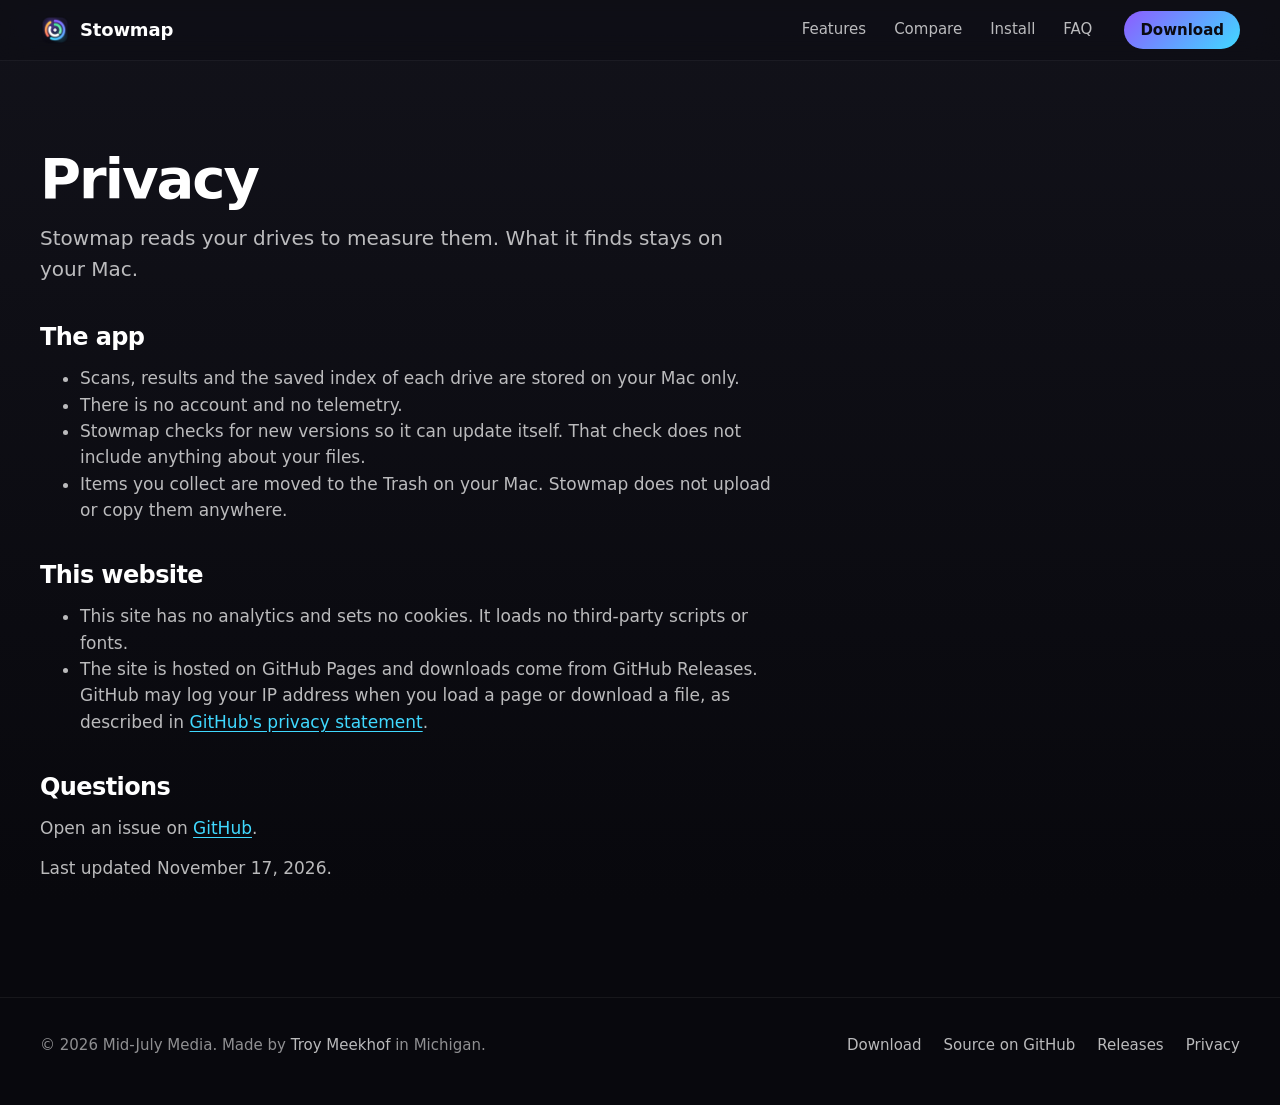
<file: privacy/index.html>
<!DOCTYPE html>
<html lang="en">
<head>
<meta charset="utf-8">
<meta name="viewport" content="width=device-width,initial-scale=1,viewport-fit=cover">
<title>Privacy — Stowmap</title>
<meta name="description" content="Stowmap keeps your scans on your Mac. No account, no telemetry, and no analytics or cookies on this website.">
<link rel="canonical" href="https://troymeekhof.github.io/stowmap/privacy/">
<meta name="robots" content="index,follow,max-image-preview:large,max-video-preview:-1">
<meta name="author" content="Troy Meekhof">
<meta property="og:type" content="website">
<meta property="og:title" content="Privacy — Stowmap">
<meta property="og:description" content="Stowmap keeps your scans on your Mac. No account, no telemetry, and no analytics or cookies on this website.">
<meta property="og:url" content="https://troymeekhof.github.io/stowmap/privacy/">
<meta property="og:image" content="https://troymeekhof.github.io/stowmap/assets/img/og.jpg">
<meta property="og:image:width" content="1200">
<meta property="og:image:height" content="630">
<meta property="og:image:alt" content="The Stowmap window on a dark background: a donut map of a home folder with the Library slice selected at 96.3 GB, next to the headline See what's taking up space on your Mac.">
<meta property="og:site_name" content="Stowmap">
<meta property="og:locale" content="en_US">
<meta name="twitter:card" content="summary_large_image">
<meta name="twitter:title" content="Privacy — Stowmap">
<meta name="twitter:description" content="Stowmap keeps your scans on your Mac. No account, no telemetry, and no analytics or cookies on this website.">
<meta name="twitter:image" content="https://troymeekhof.github.io/stowmap/assets/img/og.jpg">
<meta name="color-scheme" content="dark">
<meta name="theme-color" content="#12121a">
<link rel="icon" href="../favicon.ico" sizes="48x48">
<link rel="icon" type="image/png" sizes="32x32" href="../assets/img/favicon-32.png">
<link rel="apple-touch-icon" href="../assets/img/apple-touch-icon.png">
<link rel="manifest" href="../site.webmanifest">
<link rel="sitemap" type="application/xml" href="../sitemap.xml">
<link rel="stylesheet" href="../assets/style.css">
</head>
<body>
<a class="skip" href="#main">Skip to content</a>
<header class="top"><div class="wrap">
  <a class="brand" href="../"><img src="../assets/img/icon-64.png" width="30" height="30" alt="">Stowmap</a>
  <nav aria-label="Sections"><ul><li><a href="../#features">Features</a></li><li><a href="../#compare">Compare</a></li><li><a href="../#install">Install</a></li><li><a href="../#faq">FAQ</a></li></ul></nav>
  <a class="btn sm" href="https://github.com/troymeekhof/stowmap/releases/latest/download/Stowmap.dmg">Download</a>
</div></header>
<main id="main" tabindex="-1"><div class="wrap"><article class="page">
  <h1>Privacy</h1>
  <p class="lede">Stowmap reads your drives to measure them. What it finds stays on your Mac.</p>
  <h2>The app</h2>
  <ul>
    <li>Scans, results and the saved index of each drive are stored on your Mac only.</li>
    <li>There is no account and no telemetry.</li>
    <li>Stowmap checks for new versions so it can update itself. That check does not include anything about your files.</li>
    <li>Items you collect are moved to the Trash on your Mac. Stowmap does not upload or copy them anywhere.</li>
  </ul>
  <h2>This website</h2>
  <ul>
    <li>This site has no analytics and sets no cookies. It loads no third-party scripts or fonts.</li>
    <li>The site is hosted on GitHub Pages and downloads come from GitHub Releases. GitHub may log your IP address when you load a page or download a file, as described in <a href="https://docs.github.com/en/site-policy/privacy-policies/github-general-privacy-statement">GitHub's privacy statement</a>.</li>
  </ul>
  <h2>Questions</h2>
  <p>Open an issue on <a href="https://github.com/troymeekhof/stowmap/issues">GitHub</a>.</p>
  <p>Last updated November 17, 2026.</p>
</article></div></main>
<footer><div class="wrap">
  <p>© 2026 Mid-July Media. Made by <a href="https://troymeekhof.com">Troy Meekhof</a> in Michigan.</p>
  <ul><li><a href="https://github.com/troymeekhof/stowmap/releases/latest/download/Stowmap.dmg">Download</a></li><li><a href="https://github.com/troymeekhof/stowmap">Source on GitHub</a></li><li><a href="https://github.com/troymeekhof/stowmap/releases">Releases</a></li><li><a href="../privacy/">Privacy</a></li></ul>
</div></footer>
</body>
</html>
</file>
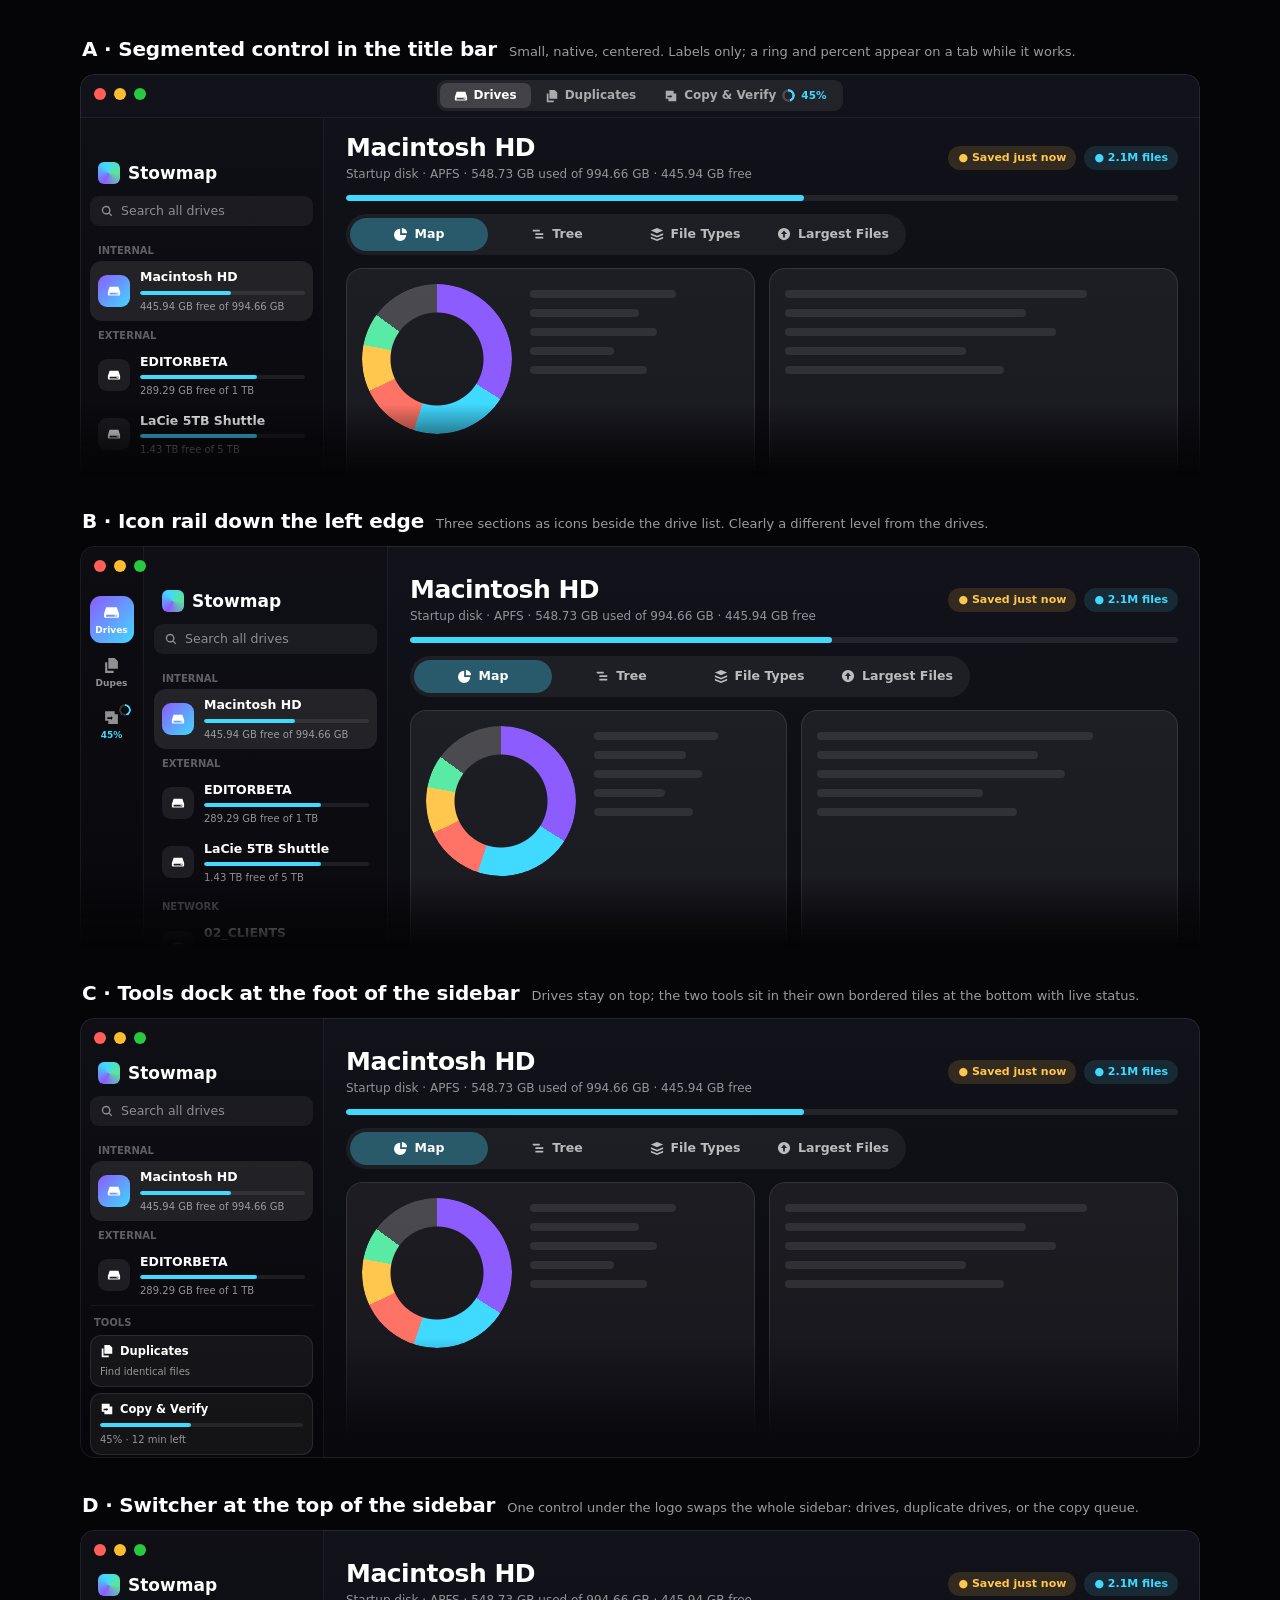
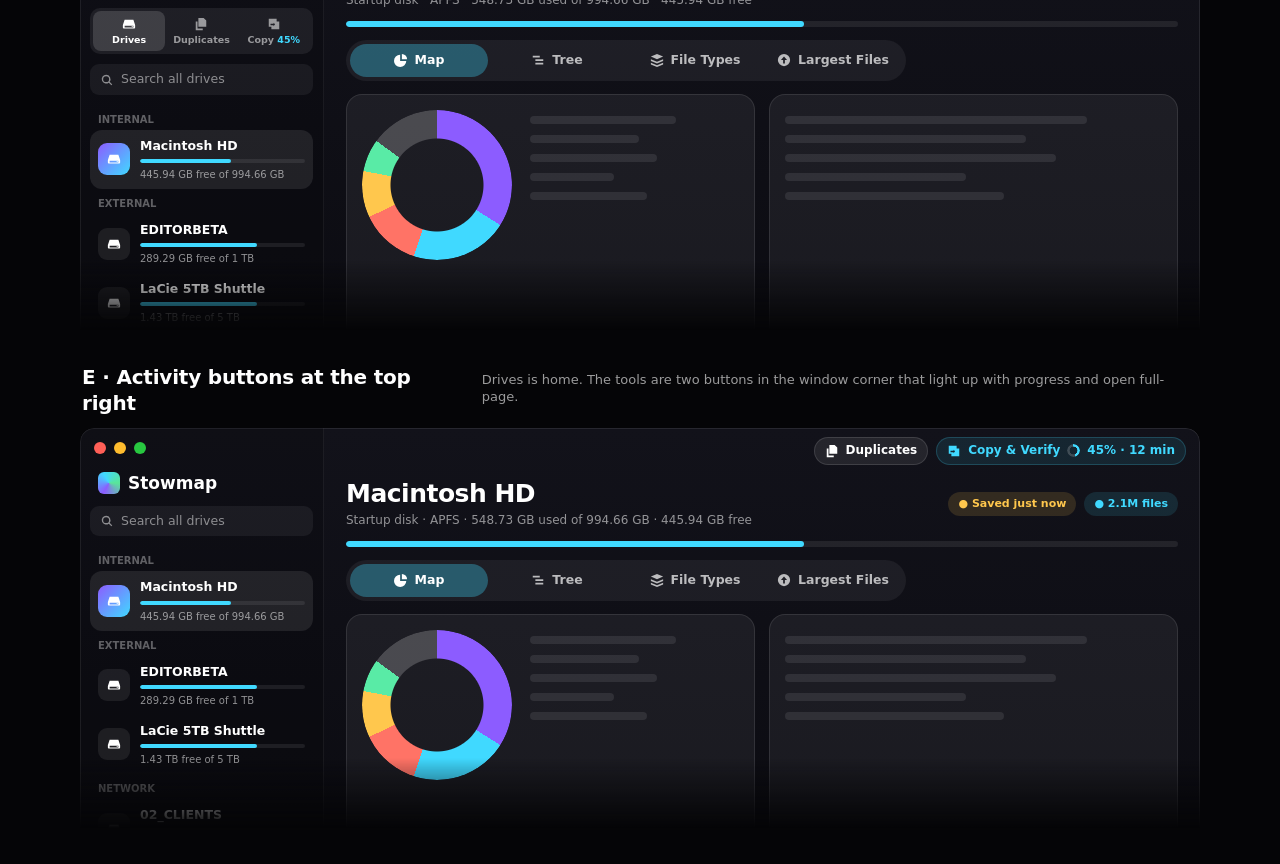
<file: design/nav/nav.html>
<!doctype html><meta charset="utf-8"><title>Stowmap navigation options</title>
<style>
*{box-sizing:border-box;margin:0}
body{background:#050507;font:13px/1.3 Inter,system-ui,-apple-system,"Helvetica Neue",sans-serif;color:#fff;padding:36px;display:grid;gap:34px;justify-content:center;-webkit-font-smoothing:antialiased}
.opt{width:1120px}
.cap{display:flex;align-items:baseline;gap:12px;margin:0 2px 12px}
.cap b{font-size:20px;font-weight:700;letter-spacing:-.01em}
.cap span{font-size:13px;color:rgba(255,255,255,.6)}
.stage{height:400px;overflow:hidden;border-radius:14px 14px 0 0;-webkit-mask-image:linear-gradient(#000 calc(100% - 70px),transparent);mask-image:linear-gradient(#000 calc(100% - 70px),transparent)}
.win{width:1120px;height:640px;border-radius:14px;overflow:hidden;display:flex;flex-direction:column;background:linear-gradient(#12121a,#08080d);box-shadow:inset 0 0 0 1px rgba(255,255,255,.09);position:relative}
.row{display:flex;flex:1;min-height:0}
.lights{position:absolute;top:14px;left:14px;display:flex;gap:8px;z-index:3}
.lights i{width:12px;height:12px;border-radius:50%}
.lights i:nth-child(1){background:#ff5f57}.lights i:nth-child(2){background:#febc2e}.lights i:nth-child(3){background:#28c840}
svg{width:14px;height:14px;fill:currentColor;flex:none;display:block}
.dim{color:rgba(255,255,255,.55)}
.side{width:244px;flex:none;background:rgba(0,0,0,.18);border-right:1px solid rgba(255,255,255,.06);display:flex;flex-direction:column;padding:0 10px}
.brand{display:flex;align-items:center;gap:8px;padding:44px 8px 12px;font-size:17px;font-weight:700}
.logo{width:22px;height:22px;border-radius:6px;background:conic-gradient(from 210deg,#8C5CFF,#40D9FF,#59E699,#8C5CFF)}
.search{display:flex;align-items:center;gap:7px;padding:7px 10px;border-radius:9px;background:rgba(255,255,255,.06);color:rgba(255,255,255,.5);font-size:12.5px;margin-bottom:10px}
.grp{font-size:10px;font-weight:600;color:rgba(255,255,255,.35);padding:8px 8px 4px}
.vol{display:flex;gap:10px;align-items:center;padding:8px;border-radius:12px}
.vol.on{background:rgba(255,255,255,.09)}
.vic{width:32px;height:32px;border-radius:9px;background:rgba(255,255,255,.08);display:grid;place-items:center;flex:none}
.vol.on .vic{background:linear-gradient(135deg,#8C5CFF,#40D9FF)}
.vtx{flex:1;min-width:0;display:flex;flex-direction:column;gap:5px}
.vn{font-size:12.5px;font-weight:600}
.vs{font-size:10px;color:rgba(255,255,255,.55);font-variant-numeric:tabular-nums}
.meter{height:4px;border-radius:99px;background:rgba(255,255,255,.08);overflow:hidden}
.meter i{display:block;height:100%;border-radius:99px;background:#40D9FF}
.main{flex:1;min-width:0;padding:16px 22px;display:flex;flex-direction:column;gap:13px}
.main.tall{padding-top:30px}
.head{display:flex;align-items:center;gap:8px}
.h1{font-size:25px;font-weight:700;letter-spacing:-.02em;line-height:1.15}
.hs{font-size:12px;color:rgba(255,255,255,.55);margin-top:4px}
.pill{font-size:11px;font-weight:600;padding:5px 10px;border-radius:99px;display:flex;gap:5px;align-items:center;white-space:nowrap}
.pill.am{color:#FFC74D;background:rgba(255,199,77,.14)}.pill.cy{color:#40D9FF;background:rgba(64,217,255,.12)}
.big{height:6px}
.tabs{display:flex;padding:4px;border-radius:99px;background:rgba(255,255,255,.06);width:560px}
.tabs div{flex:1;display:flex;justify-content:center;align-items:center;gap:7px;padding:8px 0;border-radius:99px;font-size:12.5px;font-weight:600;color:rgba(255,255,255,.7)}
.tabs .on{background:rgba(64,217,255,.32);color:#fff}
.cards{display:flex;gap:14px;flex:1}
.card{flex:1;border-radius:16px;background:rgba(255,255,255,.06);box-shadow:inset 0 0 0 1px rgba(255,255,255,.10);padding:16px;display:flex;gap:18px}
.donut{width:150px;height:150px;border-radius:50%;background:conic-gradient(#8C5CFF 0 34%,#40D9FF 0 55%,#FF7366 0 68%,#FFC74D 0 78%,#59EBA6 0 85%,rgba(255,255,255,.2) 0);-webkit-mask:radial-gradient(circle,transparent 46px,#000 47px);mask:radial-gradient(circle,transparent 46px,#000 47px);flex:none}
.bars{flex:1;display:flex;flex-direction:column;gap:11px;padding-top:6px}
.bars i{height:8px;border-radius:99px;background:rgba(255,255,255,.09)}
.sp{flex:1}
.stage.full{-webkit-mask-image:none;mask-image:none;border-radius:14px}
.stage.full .win{height:440px}
.stage.full{height:440px}
.stage.full .card{-webkit-mask-image:linear-gradient(#000 60%,transparent);mask-image:linear-gradient(#000 60%,transparent)}

/* A: title-bar segmented control */
.tbar{height:44px;flex:none;display:flex;align-items:center;justify-content:center;border-bottom:1px solid rgba(255,255,255,.06);position:relative}
.seg{display:flex;padding:3px;border-radius:9px;background:rgba(255,255,255,.07)}
.seg div{display:flex;align-items:center;gap:6px;padding:5px 14px;border-radius:7px;font-size:12px;font-weight:600;color:rgba(255,255,255,.62)}
.seg .on{background:rgba(255,255,255,.14);color:#fff}
.seg em{font-style:normal;font-size:10.5px;color:#40D9FF;font-variant-numeric:tabular-nums}
.ring{width:13px;height:13px;border-radius:50%;background:conic-gradient(#40D9FF 0 45%,rgba(255,255,255,.18) 0);-webkit-mask:radial-gradient(circle,transparent 3.6px,#000 4.2px);mask:radial-gradient(circle,transparent 3.6px,#000 4.2px);flex:none}

/* B: icon rail */
.rail{width:64px;flex:none;background:rgba(0,0,0,.30);border-right:1px solid rgba(255,255,255,.06);display:flex;flex-direction:column;align-items:center;gap:6px;padding-top:50px}
.rb{width:44px;padding:8px 0 6px;border-radius:11px;display:flex;flex-direction:column;align-items:center;gap:4px;color:rgba(255,255,255,.55);font-size:9px;font-weight:600;position:relative}
.rb svg{width:17px;height:17px}
.rb.on{background:linear-gradient(135deg,#8C5CFF,#40D9FF);color:#fff}
.rb .ring{position:absolute;top:3px;right:3px;width:12px;height:12px}
.rb u{text-decoration:none;font-size:9px;color:#40D9FF;font-variant-numeric:tabular-nums}

/* C: sidebar tools dock */
.dock{margin-top:auto;padding:10px 0 12px;border-top:1px solid rgba(255,255,255,.06);display:grid;grid-template-columns:1fr;gap:6px}
.dock .t{border-radius:11px;background:rgba(255,255,255,.05);box-shadow:inset 0 0 0 1px rgba(255,255,255,.09);padding:9px 10px;display:flex;flex-direction:column;gap:6px}
.dock .tn{white-space:nowrap;display:flex;align-items:center;gap:6px;font-size:11.5px;font-weight:600}
.dock .vs{font-size:10px}
.dl{font-size:10px;font-weight:600;color:rgba(255,255,255,.35);padding:0 4px}

/* D: switcher at the top of the sidebar */
.sw{display:flex;padding:3px;border-radius:10px;background:rgba(255,255,255,.07);margin-bottom:10px}
.sw div{flex:1;display:flex;flex-direction:column;align-items:center;gap:3px;padding:6px 0 5px;border-radius:8px;font-size:9.5px;font-weight:600;color:rgba(255,255,255,.55)}
.sw .on{background:rgba(255,255,255,.14);color:#fff}
.sw u{text-decoration:none;color:#40D9FF;font-variant-numeric:tabular-nums}

/* E: activity buttons on the right of the header */
.act{display:flex;align-items:center;gap:7px;padding:6px 11px;border-radius:99px;background:rgba(255,255,255,.08);box-shadow:inset 0 0 0 1px rgba(255,255,255,.12);font-size:12px;font-weight:600;white-space:nowrap}
.act.live{color:#40D9FF;background:rgba(64,217,255,.10);box-shadow:inset 0 0 0 1px rgba(64,217,255,.2)}
.act em{font-style:normal;font-variant-numeric:tabular-nums}
.topright{position:absolute;top:9px;right:14px;display:flex;gap:8px;z-index:3}
</style>
<body>
<script>
const I={
 drive:'<svg viewBox="0 0 16 16"><path d="M3 3h10l2 6v3a1 1 0 0 1-1 1H2a1 1 0 0 1-1-1V9zm0 7v2h10v-2zm8 .5h1.5v1H11z"/></svg>',
 dup:'<svg viewBox="0 0 16 16"><path d="M5 1h6l3 3v7H5zM2 5h2v8h6v2H2z"/></svg>',
 copy:'<svg viewBox="0 0 16 16"><path d="M2 2h9v3h3v9H5v-3H2zm7.2 6.2L7.5 6.5v1.2H4v1.6h3.5v1.2z"/></svg>',
 search:'<svg viewBox="0 0 16 16"><path d="M7 2a5 5 0 0 1 4 8l3 3-1 1-3-3a5 5 0 1 1-3-9zm0 1.6a3.4 3.4 0 1 0 0 6.8 3.4 3.4 0 0 0 0-6.8z"/></svg>',
 pie:'<svg viewBox="0 0 16 16"><path d="M7 2v7h7a7 7 0 1 1-7-7zm2-1a6 6 0 0 1 6 6H9z"/></svg>',
 tree:'<svg viewBox="0 0 16 16"><path d="M2 3h8v2H2zm3 4h9v2H5zm0 4h9v2H5z"/></svg>',
 types:'<svg viewBox="0 0 16 16"><path d="M8 1l7 3-7 3-7-3zm-7 6l7 3 7-3v2l-7 3-7-3zm0 4l7 3 7-3v2l-7 3-7-3z"/></svg>',
 up:'<svg viewBox="0 0 16 16"><path d="M8 1a7 7 0 1 1 0 14A7 7 0 0 1 8 1zm0 3L4.5 8H7v4h2V8h2.5z"/></svg>'};
const lights='<div class="lights"><i></i><i></i><i></i></div>';
const vol=(n,s,f,on)=>`<div class="vol ${on?'on':''}"><div class="vic">${I.drive}</div><div class="vtx"><div class="vn">${n}</div><div class="meter"><i style="width:${f}%"></i></div><div class="vs">${s}</div></div></div>`;
const drives=`<div class="grp">INTERNAL</div>${vol('Macintosh HD','445.94 GB free of 994.66 GB',55,1)}<div class="grp">EXTERNAL</div>${vol('EDITORBETA','289.29 GB free of 1 TB',71)}${vol('LaCie 5TB Shuttle','1.43 TB free of 5 TB',71)}<div class="grp">NETWORK</div>${vol('02_CLIENTS','NAS · 6.2 TB free',62)}`;
const search=`<div class="search">${I.search}Search all drives</div>`;
const drivesShort=`<div class="grp">INTERNAL</div>${vol('Macintosh HD','445.94 GB free of 994.66 GB',55,1)}<div class="grp">EXTERNAL</div>${vol('EDITORBETA','289.29 GB free of 1 TB',71)}`;
const side=(top,bottom='',d=drives)=>`<div class="side"><div class="brand"><div class="logo"></div>Stowmap</div>${top}${search}${d}${bottom}</div>`;
const main=(cls='',extra='')=>`<div class="main ${cls}"><div class="head"><div><div class="h1">Macintosh HD</div><div class="hs">Startup disk · APFS · 548.73 GB used of 994.66 GB · 445.94 GB free</div></div><div class="sp"></div>${extra}<div class="pill am">● Saved just now</div><div class="pill cy">● 2.1M files</div></div><div class="meter big"><i style="width:55%"></i></div><div class="tabs"><div class="on">${I.pie}Map</div><div>${I.tree}Tree</div><div>${I.types}File Types</div><div>${I.up}Largest Files</div></div><div class="cards"><div class="card"><div class="donut"></div><div class="bars"><i style="width:70%"></i><i style="width:52%"></i><i style="width:61%"></i><i style="width:40%"></i><i style="width:56%"></i></div></div><div class="card"><div class="bars"><i style="width:80%"></i><i style="width:64%"></i><i style="width:72%"></i><i style="width:48%"></i><i style="width:58%"></i></div></div></div></div>`;
const opts=[
['A','Segmented control in the title bar','Small, native, centered. Labels only; a ring and percent appear on a tab while it works.',
 `<div class="win">${lights}<div class="tbar"><div class="seg"><div class="on">${I.drive}Drives</div><div>${I.dup}Duplicates</div><div>${I.copy}Copy &amp; Verify <span class="ring"></span><em>45%</em></div></div></div><div class="row">${side('')}${main()}</div></div>`],
['B','Icon rail down the left edge','Three sections as icons beside the drive list. Clearly a different level from the drives.',
 `<div class="win">${lights}<div class="row"><div class="rail"><div class="rb on">${I.drive}Drives</div><div class="rb">${I.dup}Dupes</div><div class="rb">${I.copy}<u>45%</u><span class="ring"></span></div></div>${side('')}${main('tall')}</div></div>`],
['C','Tools dock at the foot of the sidebar','Drives stay on top; the two tools sit in their own bordered tiles at the bottom with live status.',
 `<div class="win">${lights}<div class="row">${side('',`<div class="dock"><div class="dl">TOOLS</div><div class="t"><div class="tn">${I.dup}Duplicates</div><div class="vs">Find identical files</div></div><div class="t"><div class="tn">${I.copy}Copy &amp; Verify</div><div class="meter"><i style="width:45%"></i></div><div class="vs">45% · 12 min left</div></div></div>`,drivesShort)}${main('tall')}</div></div>`],
['D','Switcher at the top of the sidebar','One control under the logo swaps the whole sidebar: drives, duplicate drives, or the copy queue.',
 `<div class="win">${lights}<div class="row">${side(`<div class="sw"><div class="on">${I.drive}Drives</div><div>${I.dup}Duplicates</div><div>${I.copy}<span>Copy <u>45%</u></span></div></div>`)}${main('tall')}</div></div>`],
['E','Activity buttons at the top right','Drives is home. The tools are two buttons in the window corner that light up with progress and open full-page.',
 `<div class="win">${lights}<div class="topright"><div class="act">${I.dup}Duplicates</div><div class="act live">${I.copy}Copy &amp; Verify <span class="ring"></span><em>45% · 12 min</em></div></div><div class="row">${side('')}${main('tall" style="padding-top:52px')}</div></div>`]];
document.body.innerHTML=opts.map(o=>`<div class="opt" id="o${o[0]}"><div class="cap"><b>${o[0]} · ${o[1]}</b><span>${o[2]}</span></div><div class="stage ${o[0]=='C'?'full':''}">${o[3]}</div></div>`).join('');
</script>
</file>
<file: assets/style.css>
/* Stowmap site. Tokens match the app: dark ground, 6% white cards, 16px radius, violet to cyan accent. */
:root{
  --bg-top:rgb(18,18,26);--bg:rgb(8,8,13);
  --card:rgba(255,255,255,.06);--line:rgba(255,255,255,.10);--line-soft:rgba(255,255,255,.06);
  --text:#fff;--text-2:rgba(255,255,255,.72);--text-3:rgba(255,255,255,.55);
  --violet:#8C5CFF;--cyan:#40D9FF;--coral:#FF7366;--amber:#FFC74D;--green:#59EBA6;
  --grad:linear-gradient(135deg,var(--violet),var(--cyan));
  --r:16px;--wrap:1200px;--gut:clamp(16px,4vw,40px);
  --font:system-ui,-apple-system,"SF Pro Text","Segoe UI",Roboto,"Helvetica Neue",Arial,sans-serif;
  --round:ui-rounded,"SF Pro Rounded",system-ui,-apple-system,"Segoe UI",Roboto,sans-serif;
  color-scheme:dark;
}
*,*::before,*::after{box-sizing:border-box}
html{-webkit-text-size-adjust:100%;scroll-behavior:smooth;scroll-padding-top:84px}
body{margin:0;background:var(--bg) linear-gradient(180deg,var(--bg-top),var(--bg) 900px) no-repeat;color:var(--text);font:400 17px/1.55 var(--font);-webkit-font-smoothing:antialiased;text-rendering:optimizeLegibility;overflow-x:hidden}
img,video{max-width:100%;height:auto;display:block}
a{color:var(--cyan);text-underline-offset:3px}
a:hover{color:#8be7ff}
:focus-visible{outline:2px solid var(--cyan);outline-offset:3px;border-radius:6px}
h1,h2,h3,p,ul,ol,figure,dl,dd{margin:0}
h1,h2,h3{letter-spacing:-.025em;line-height:1.08;text-wrap:balance}
h2{font-size:clamp(28px,3.6vw,44px);font-weight:700}
h3{font-size:19px;font-weight:650;letter-spacing:-.01em;line-height:1.25}
p{text-wrap:pretty}
.num{font-family:var(--round);font-variant-numeric:tabular-nums}
.wrap{width:100%;max-width:calc(var(--wrap) + 2*var(--gut));margin-inline:auto;padding-inline:var(--gut)}
.skip{position:absolute;left:16px;top:-60px;background:#fff;color:#000;padding:10px 14px;border-radius:10px;z-index:20;font-weight:600}
.skip:focus{top:12px}
.vh{position:absolute!important;width:1px;height:1px;overflow:hidden;clip:rect(0 0 0 0);clip-path:inset(50%);white-space:nowrap}

/* header */
.top{position:sticky;top:0;z-index:10;background:rgba(14,14,21,.82);-webkit-backdrop-filter:saturate(1.4) blur(16px);backdrop-filter:saturate(1.4) blur(16px);border-bottom:1px solid var(--line-soft)}
.top .wrap{display:flex;align-items:center;gap:20px;height:60px}
.brand{display:flex;align-items:center;gap:10px;font-weight:700;font-size:18px;letter-spacing:-.01em;color:#fff;text-decoration:none}
.brand img{width:30px;height:30px}
.top nav{margin-left:auto}
.top ul{display:flex;gap:4px;list-style:none;padding:0;margin:0}
.top nav a{display:block;padding:8px 12px;border-radius:99px;color:var(--text-2);text-decoration:none;font-size:15px;font-weight:500}
.top nav a:hover{color:#fff;background:rgba(255,255,255,.07)}
@media (max-width:760px){.top nav{display:none}.top .btn{margin-left:auto}}

/* buttons */
.btn{display:inline-flex;align-items:center;justify-content:center;gap:9px;min-height:48px;padding:12px 22px;border-radius:99px;font-weight:650;font-size:17px;line-height:1.2;text-decoration:none;color:#0b0b12;background:var(--grad);border:0;white-space:nowrap}
.btn:hover{color:#0b0b12;filter:brightness(1.08)}
.btn svg{width:18px;height:18px;fill:currentColor;flex:none}
.btn.sm{min-height:38px;padding:8px 16px;font-size:15px}
.btn.ghost{background:rgba(255,255,255,.08);color:#fff;box-shadow:inset 0 0 0 1px rgba(255,255,255,.14)}
.btn.ghost:hover{color:#fff;background:rgba(255,255,255,.12);filter:none}

/* hero */
.hero{padding:clamp(40px,7vw,88px) 0 0;text-align:center}
.hero h1{font-size:clamp(38px,7vw,84px);font-weight:750;letter-spacing:-.04em;max-width:15ch;margin-inline:auto}
.hero .lede{max-width:44rem;margin:22px auto 0;font-size:clamp(17px,1.7vw,21px);color:var(--text-2)}
.actions{display:flex;flex-wrap:wrap;gap:12px;justify-content:center;margin-top:30px}
.meta{margin-top:16px;font-size:14.5px;color:var(--text-3)}
.window{border-radius:clamp(7px,1vw,12px);overflow:hidden;box-shadow:0 0 0 1px rgba(255,255,255,.10),0 30px 60px -12px rgba(0,0,0,.6);background:#0d0d14}
.window video,.window img{width:100%}
.hero .window{margin-top:clamp(36px,5vw,64px)}

/* sections */
section{padding:clamp(64px,9vw,128px) 0 0}
.eyebrow{font-size:14.5px;font-weight:600;color:var(--cyan);margin-bottom:12px}
.sec-head{max-width:46rem}
.sec-head p{margin-top:16px;color:var(--text-2);font-size:clamp(17px,1.5vw,19px)}
.feature{display:grid;grid-template-columns:minmax(0,5fr) minmax(0,8fr);gap:clamp(28px,5vw,72px);align-items:center}
.feature.flip{grid-template-columns:minmax(0,8fr) minmax(0,5fr)}
.feature.flip .copy{order:2}
.feature .copy p{margin-top:16px;color:var(--text-2)}
.feature .copy p+p{margin-top:12px}
.feature figure{margin:0}
@media (max-width:900px){
  .feature,.feature.flip{grid-template-columns:1fr}
  .feature.flip .copy{order:0}
}
/* phone column: show the part of the clip the story is about, at a readable size */
@media (max-width:640px){
  .window.crop{aspect-ratio:4/5}
  .window.crop video,.window.crop img{width:100%;height:100%;object-fit:cover;object-position:var(--pos,0%) 0}
}

/* views */
.views{border:0;padding:0;margin:clamp(28px,4vw,44px) 0 0;min-width:0}
.views input{position:absolute;opacity:0;pointer-events:none}
.vtabs{display:flex;width:max-content;max-width:100%;padding:4px;border-radius:99px;background:var(--card);box-shadow:inset 0 0 0 1px var(--line);overflow-x:auto}
.vtabs label{padding:10px 18px;border-radius:99px;font-size:15px;font-weight:600;color:var(--text-2);cursor:pointer;white-space:nowrap}
.vtabs label:hover{color:#fff}
.vp{display:none;margin-top:20px}
.vp figcaption{margin-top:16px;color:var(--text-2);max-width:46rem}
#v-map:checked~.vpanels .vp-map,#v-tree:checked~.vpanels .vp-tree,#v-types:checked~.vpanels .vp-types,#v-largest:checked~.vpanels .vp-largest{display:block}
#v-map:checked~.vtabs [for=v-map],#v-tree:checked~.vtabs [for=v-tree],#v-types:checked~.vtabs [for=v-types],#v-largest:checked~.vtabs [for=v-largest]{color:#fff;background:linear-gradient(rgba(64,217,255,.30),rgba(64,217,255,.20));box-shadow:inset 0 0 0 .5px rgba(255,255,255,.18)}
#v-map:focus-visible~.vtabs [for=v-map],#v-tree:focus-visible~.vtabs [for=v-tree],#v-types:focus-visible~.vtabs [for=v-types],#v-largest:focus-visible~.vtabs [for=v-largest]{outline:2px solid var(--cyan);outline-offset:2px}
@media (max-width:640px){.vtabs label{padding:9px 13px;font-size:14px}}

/* cards */
.cards{display:grid;grid-template-columns:repeat(4,minmax(0,1fr));gap:16px;margin-top:clamp(28px,4vw,44px)}
.card{background:var(--card);border:1px solid var(--line);border-radius:var(--r);padding:24px}
.card svg{width:22px;height:22px;fill:var(--cyan);margin-bottom:16px}
.card p{margin-top:8px;color:var(--text-2);font-size:16px}
@media (max-width:1000px){.cards{grid-template-columns:repeat(2,minmax(0,1fr))}}
@media (max-width:560px){.cards{grid-template-columns:1fr}}

/* compare */
.tablewrap{margin-top:clamp(28px,4vw,44px);overflow-x:auto;border:1px solid var(--line);border-radius:var(--r);background:var(--card)}
table{border-collapse:collapse;width:100%;min-width:680px;font-size:16px}
th,td{text-align:left;padding:16px 20px;vertical-align:top;border-top:1px solid var(--line-soft)}
thead th{border-top:0;font-size:14.5px;font-weight:600;color:var(--text-3)}
thead th.us{color:#fff}
tbody th{font-weight:600;width:28%}
td{color:var(--text-2)}
td.us{color:#fff;background:rgba(64,217,255,.06)}
.note{margin-top:16px;font-size:14.5px;color:var(--text-3);max-width:46rem}

/* install */
.steps{list-style:none;padding:0;margin:clamp(28px,4vw,44px) 0 0;display:grid;grid-template-columns:repeat(4,minmax(0,1fr));gap:16px;counter-reset:s}
.steps li{counter-increment:s;background:var(--card);border:1px solid var(--line);border-radius:var(--r);padding:24px}
.steps li::before{content:counter(s);display:grid;place-items:center;width:32px;height:32px;border-radius:50%;background:rgba(64,217,255,.14);color:var(--cyan);font:700 16px/1 var(--round);margin-bottom:16px}
.steps p{margin-top:8px;color:var(--text-2);font-size:16px}
.steps a{white-space:nowrap}
@media (max-width:1000px){.steps{grid-template-columns:repeat(2,minmax(0,1fr))}}
@media (max-width:560px){.steps{grid-template-columns:1fr}}

/* faq */
.faq{margin-top:clamp(28px,4vw,44px);max-width:52rem;border-top:1px solid var(--line)}
.faq details{border-bottom:1px solid var(--line)}
.faq summary{list-style:none;cursor:pointer;padding:20px 40px 20px 0;font-weight:600;font-size:18px;position:relative}
.faq summary::-webkit-details-marker{display:none}
.faq summary::after{content:"";position:absolute;right:8px;top:50%;width:10px;height:10px;border-right:2px solid var(--text-3);border-bottom:2px solid var(--text-3);transform:translateY(-70%) rotate(45deg)}
.faq details[open] summary::after{transform:translateY(-30%) rotate(-135deg)}
.faq details p{padding:0 40px 22px 0;color:var(--text-2)}

/* closing + footer */
.cta{text-align:center}
.cta .panel{background:var(--card);border:1px solid var(--line);border-radius:24px;padding:clamp(36px,6vw,72px) 24px}
.cta img{width:88px;height:88px;margin:0 auto 20px}
.cta p{margin:14px auto 0;color:var(--text-2);max-width:36rem}
footer{margin-top:clamp(64px,9vw,128px);border-top:1px solid var(--line-soft);padding:36px 0 48px;font-size:15px;color:var(--text-3)}
footer .wrap{display:flex;flex-wrap:wrap;gap:16px 32px;align-items:center;justify-content:space-between}
footer ul{display:flex;flex-wrap:wrap;gap:8px 22px;list-style:none;padding:0;margin:0}
footer a{color:var(--text-2);text-decoration:none}
footer a:hover{color:#fff;text-decoration:underline}

/* text pages */
.page{padding:clamp(40px,7vw,88px) 0 0;max-width:46rem}
.page h1{font-size:clamp(34px,5vw,56px);font-weight:750;letter-spacing:-.035em}
.page h2{font-size:24px;margin-top:40px}
.page p,.page ul{margin-top:14px;color:var(--text-2)}
.page .lede{font-size:20px}

@media (prefers-reduced-motion:reduce){html{scroll-behavior:auto}}

/* large screens: more room, slightly larger type */
@media (min-width:1800px){:root{--wrap:1440px}body{font-size:18px}}
@media (min-width:2400px){:root{--wrap:1680px}body{font-size:20px}.card p,.steps p,table{font-size:18px}h3{font-size:22px}.top nav a,.btn.sm{font-size:17px}}
</file>
